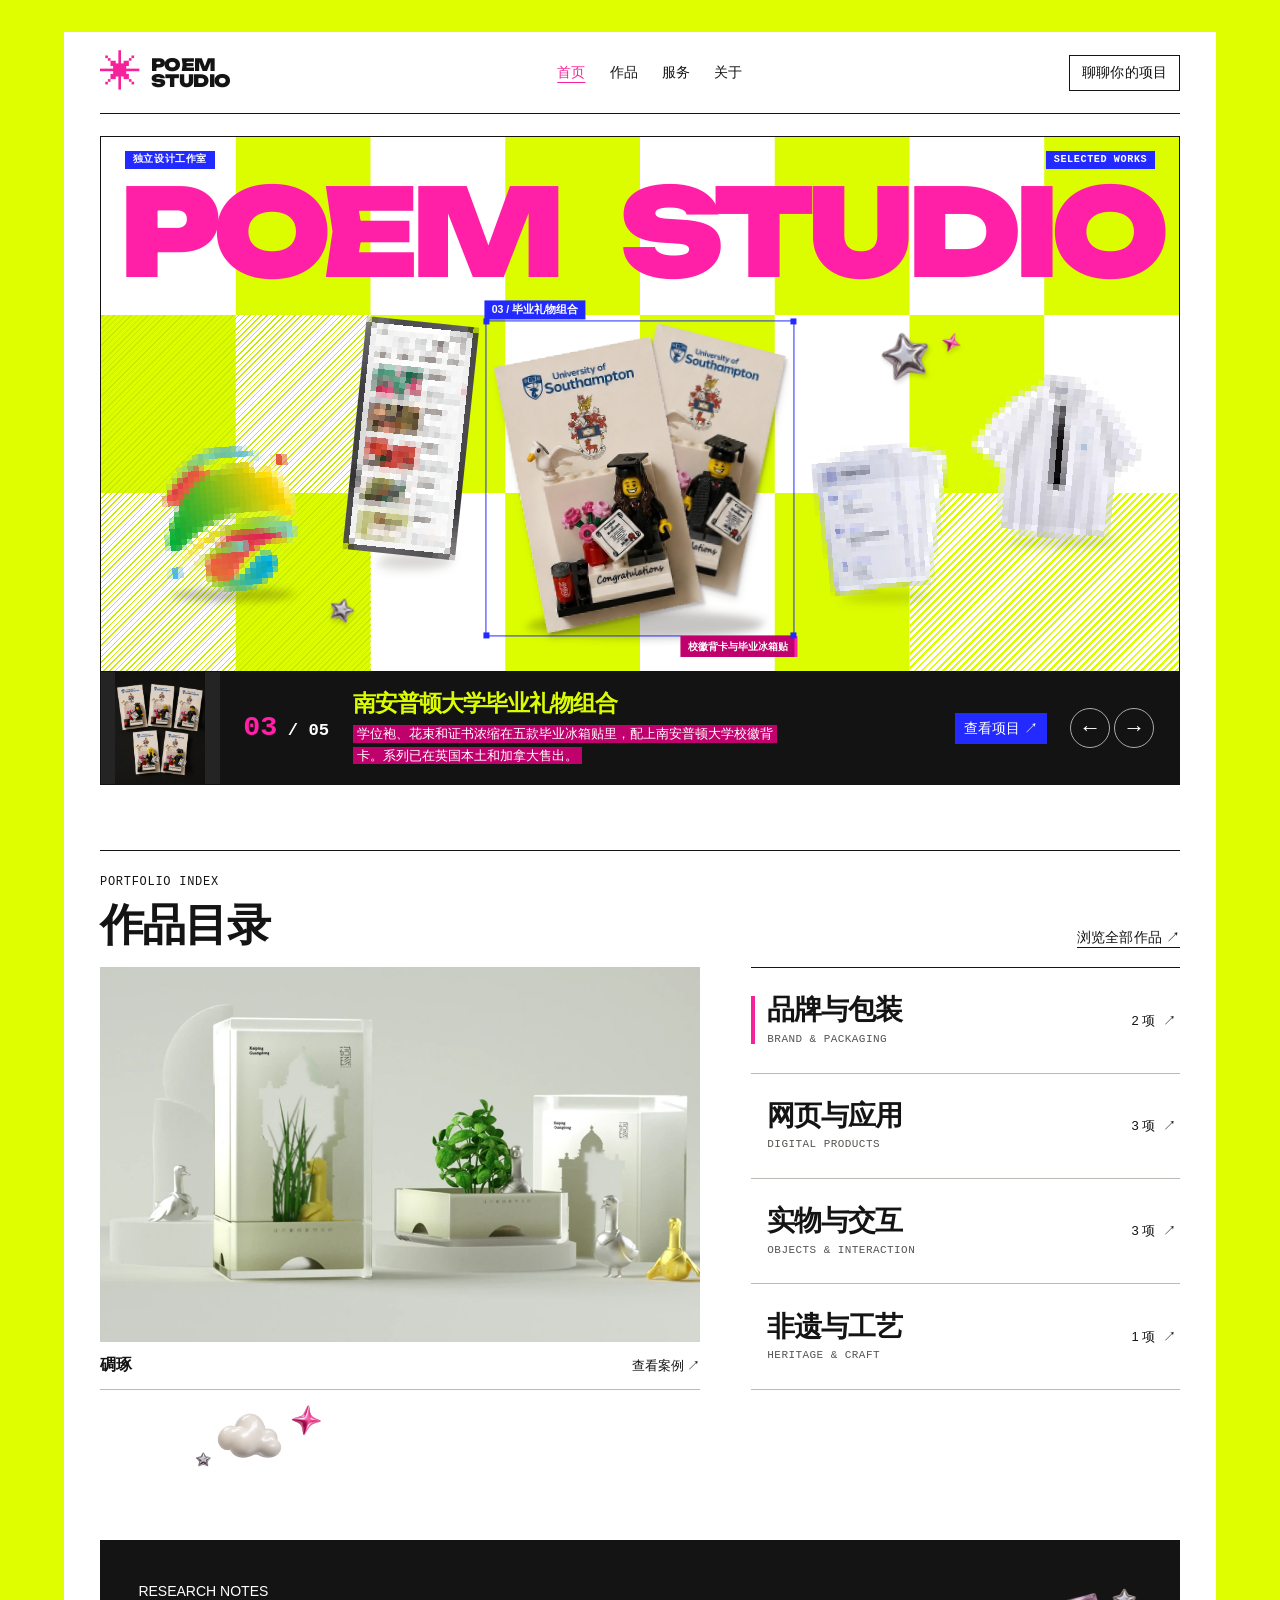
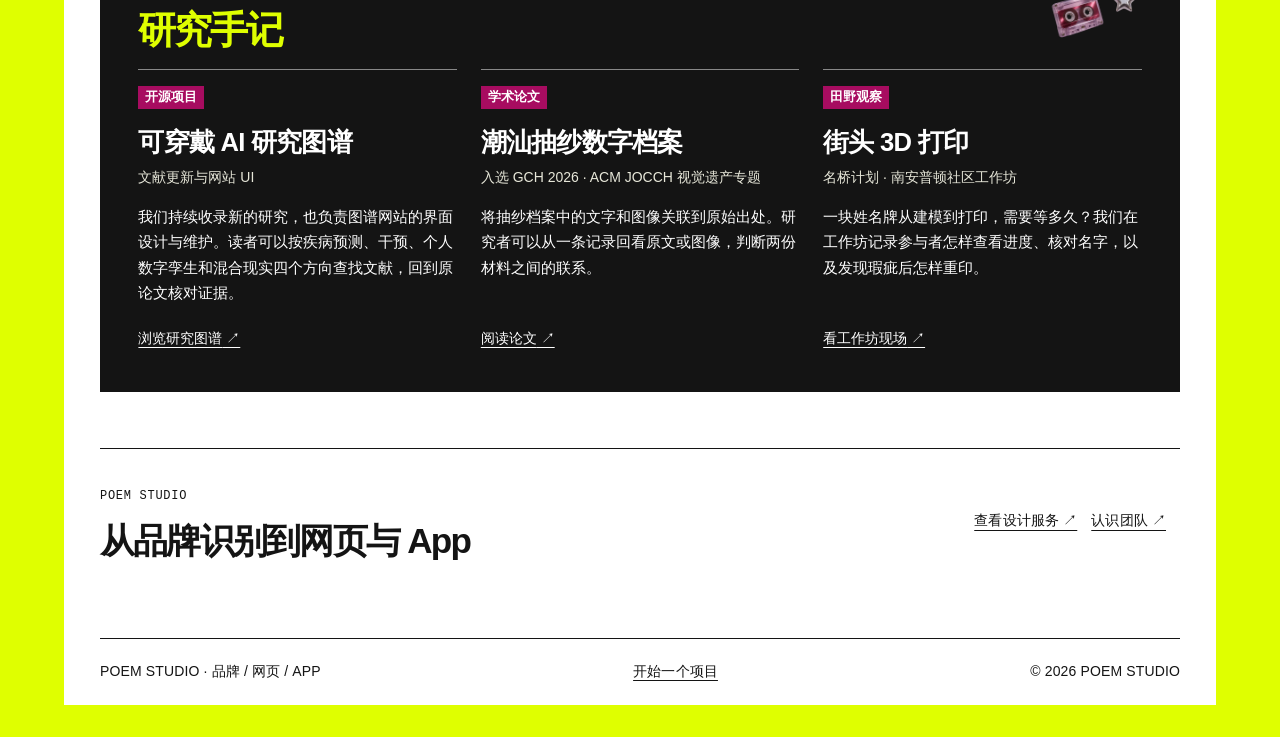
<file: index.html>
<!doctype html>
<html lang="zh-CN"><head><meta charset="utf-8"><meta name="viewport" content="width=device-width,initial-scale=1"><meta name="theme-color" content="#dfff00"><meta name="description" content="Poem Studio 设计工作室，专注品牌视觉、网页和 App 设计。"><title>品牌、网页与 App 设计 · Poem Studio</title><link rel="icon" href="assets/mark.svg"><link rel="preload" as="font" href="assets/display.ttf" type="font/ttf" crossorigin><link rel="stylesheet" href="poem.css?v=5"><link rel="stylesheet" href="portfolio.css?v=8"><script src="portfolio.js?v=12" defer></script><script src="poem.js?v=19" defer></script><link rel="stylesheet" href="poem-showcase.css?v=12"></head><body data-page="home"><a class="skip" href="#content">跳到正文</a><div class="paper"><header class="site-header"></header><main id="content">
<section class="work-poster" aria-label="工作室精选作品">
  <div class="poster-paper">
    <div class="poster-imprint"><span>独立设计工作室</span><span lang="en">SELECTED WORKS</span></div>
    <h1 class="poster-title" aria-label="Poem Studio"><span>POEM</span> <span>STUDIO</span></h1>
    <div class="object-field" aria-label="选择一件作品查看说明">
      <div class="poster-ornaments" aria-hidden="true"><img class="chrome-star" src="assets/decor-silver-star.webp" alt=""><img class="pink-spark" src="assets/decor-star.webp" alt=""><img class="small-star" src="assets/decor-silver-star.webp" alt=""></div>
      <a class="specimen brand-art" href="project.html?id=shenwan" data-detail="地方品牌视觉识别" data-photo="sw-agriculture" data-alt="神湾品牌色彩与风景插画" data-caption="菠萝、山形与水纹构成神湾的品牌标志。作品入选首届乡村文化创意设计成果馆校联展，在广东省博物馆等单位联合主办的始兴围楼文化旅游周期间展出。" aria-label="神湾镇品牌设计"><img class="object-art" src="assets/cover/shenwan-mark.webp" alt="中山神湾品牌图形"></a>
      <a class="specimen phone-art floats" data-detail="图案目录" data-photo="edit-yuexiu" data-alt="悦绣的课程列表与图案详情界面" href="project.html?id=yuexiu" data-caption="悦绣把情感识别融入广绣学习 App 的设计。从一幅绣样出发，可以查配色、看针法，再跟着视频练习。" aria-label="悦绣"><span class="object-art phone-body"><span class="phone-screen">
        <img class="screen-library" src="assets/cover/app-library.webp" alt="绣样课程列表">
        <img class="screen-pattern" src="assets/cover/app-pattern.webp" alt="花卉绣样详情">
        <img class="screen-colour" src="assets/cover/app-colour.webp" alt="绣线配色库">
        <img class="screen-stitch" src="assets/cover/app-stitch.webp" alt="针法分类">
      </span></span></a>
      <a class="specimen grad-art" href="project.html?id=graduate" data-opening data-short="毕业礼物组合" data-detail="校徽背卡与毕业冰箱贴" data-photo="graduate-magnets" data-alt="黑底五款南安普顿毕业冰箱贴合照" data-caption="学位袍、花束和证书浓缩在五款毕业冰箱贴里，配上南安普顿大学校徽背卡。系列已在英国本土和加拿大售出。" aria-label="南安普顿大学毕业礼物组合"><span class="object-art magnet-pair"><img src="assets/cover/magnet-back.webp" alt=""><img src="assets/cover/magnet-front.webp" alt="两款毕业冰箱贴与完整校徽背卡"></span></a>
      <a class="specimen health-art floats" href="project.html?id=meyou" data-detail="跨境医美产品信息查询" data-photo="edit-meyou" data-alt="MeYou 包装字段提取与地区对照界面" data-caption="MeYou 是跨境医美产品信息查询工具，可从包装提取字段、核对三地资料。入围 2026 谷歌 AI 出海创想赛 Top 30。" aria-label="MeYou"><span class="object-art record-fan"><img src="assets/cover/record-kr.webp" alt=""><img src="assets/cover/record-hk.webp" alt=""><img src="assets/cover/record-cn.webp" alt="MeYou 的三地产品资料卡"></span></a>
      <a class="specimen shirt-art floats" href="project.html?id=drawnwork" data-detail="分形数学 × 潮汕抽纱" data-photo="drawnwork-cover" data-alt="抽纱手巾实物的针脚与镂空花形" data-caption="用分形数学推演数字绣谱，再把纹样做成抽纱实物。作品获多项非遗类奖项，曾在广州图书馆展出。" aria-label="纱以生花"><img class="object-art" src="assets/cover/drawnwork-shirt.webp" alt="带蓝色纹样和黑色领带的衬衫设计稿"></a>
      <div class="object-focus" aria-hidden="true" hidden><span class="focus-tag"></span><span class="focus-detail"></span><i></i><i></i><i></i><i></i></div>
    </div>
  </div>
  <div class="poster-caption">
    <img class="caption-photo" src="assets/portfolio/graduate-magnets.webp" alt="黑底五款南安普顿毕业冰箱贴合照"><div class="caption-count"><b>03</b><span> / 05</span></div>
    <div class="caption-entry"><h2>南安普顿大学毕业礼物组合</h2><p><span>学位袍、花束和证书浓缩在五款毕业冰箱贴里，配上南安普顿大学校徽背卡。系列已在英国本土和加拿大售出。</span></p></div>
    <a class="caption-link" href="project.html?id=graduate">查看项目 ↗</a>
    <div class="poster-controls" hidden><button type="button" aria-label="上一个作品">←</button><button type="button" aria-label="下一个作品">→</button></div>
  </div>
</section>
<section class="home-directory"><header class="section-heading"><div><small lang="en">PORTFOLIO INDEX</small><h2>作品目录</h2></div><a class="text-link" href="works.html">浏览全部作品 ↗</a></header><div class="portfolio-directory"></div></section>
<section id="research-notes" class="open-research" aria-labelledby="research-title"></section>
<div class="studio-signoff"><div><small lang="en">POEM STUDIO</small><h2>从品牌识别到网页与 App</h2></div><div><a class="text-link" href="services.html">查看设计服务 ↗</a><a class="text-link" href="about.html">认识团队 ↗</a></div></div></main><footer class="site-footer"></footer></div></body></html>
</file>
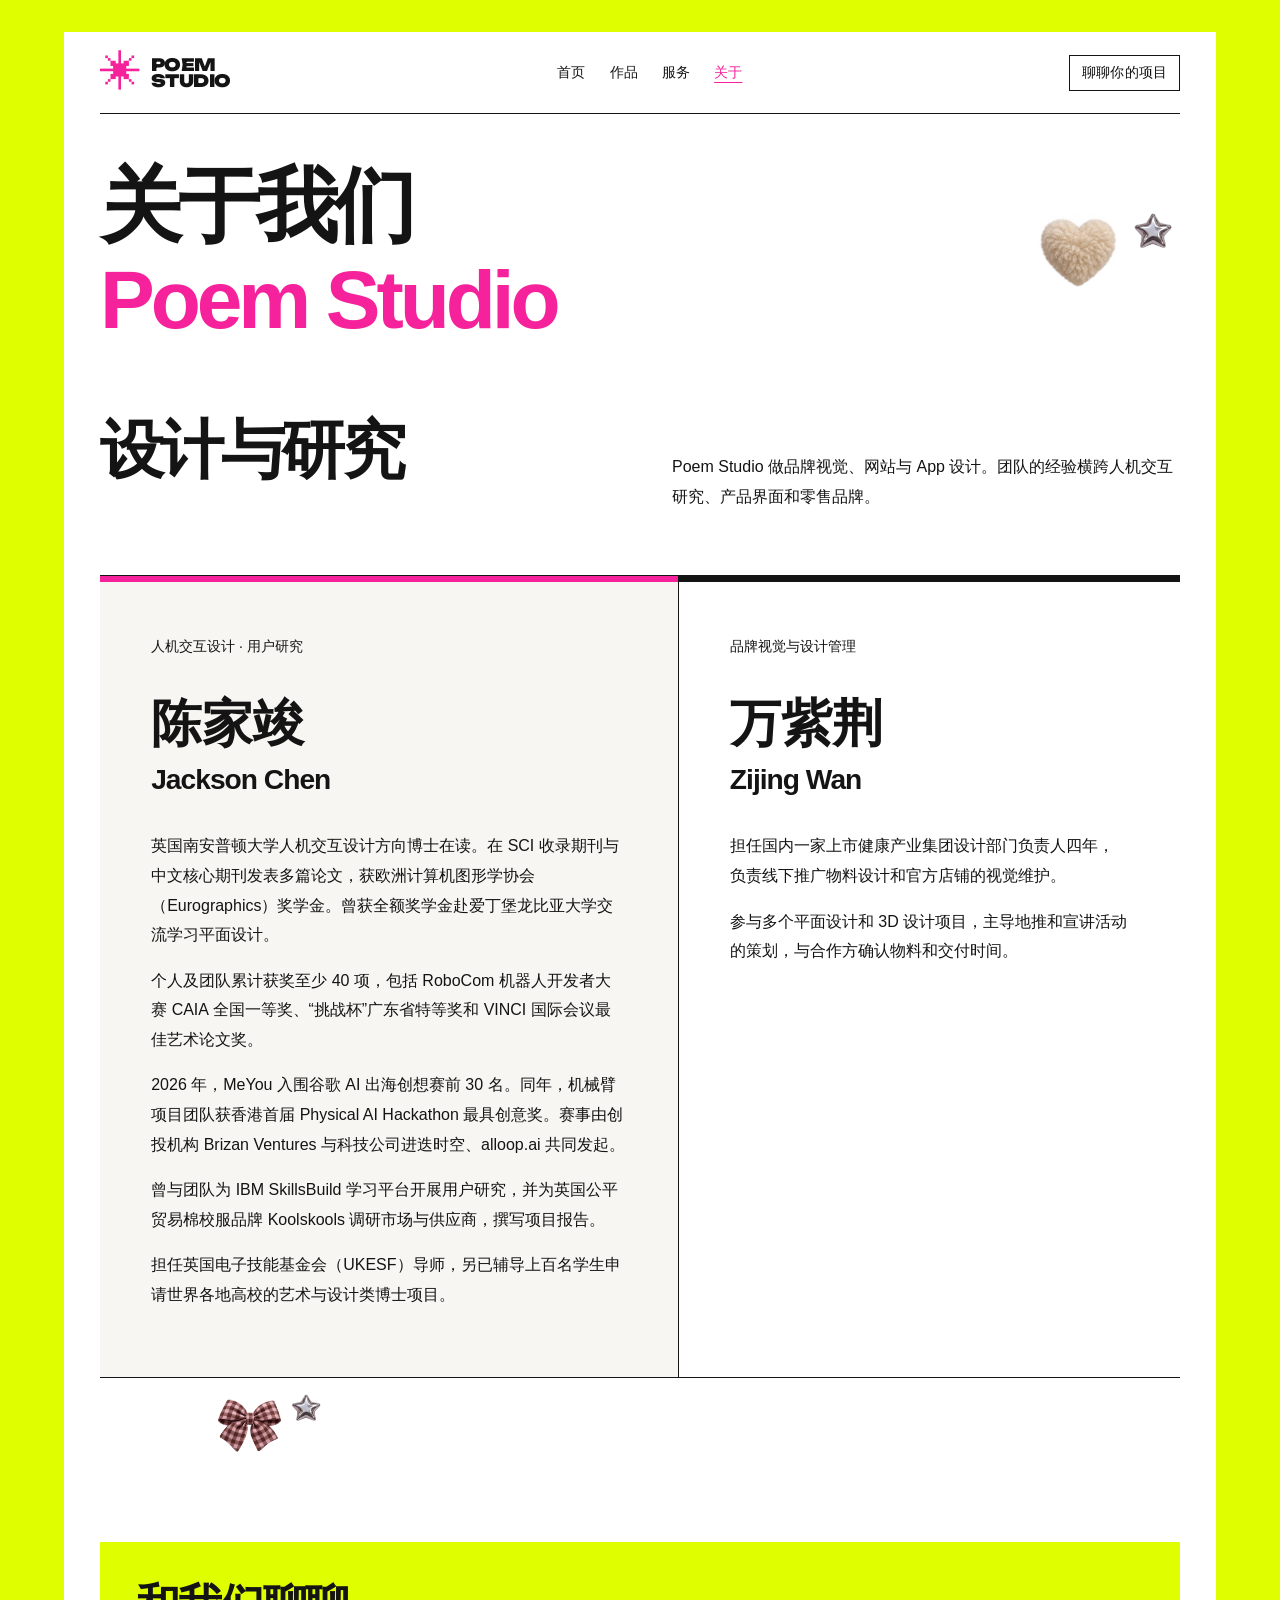
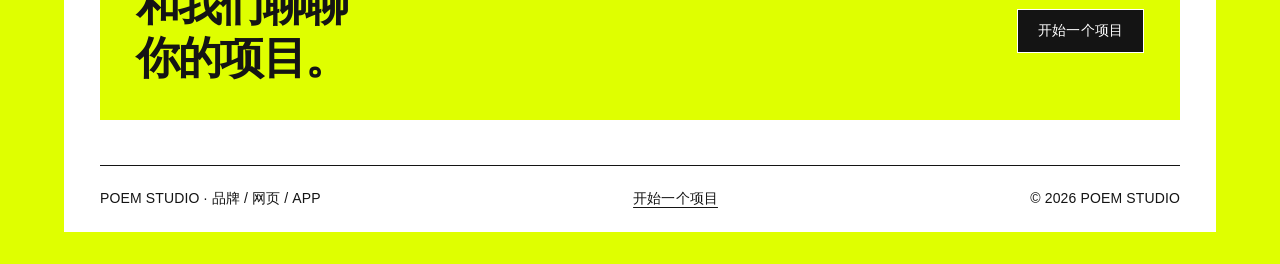
<file: about.html>
<!doctype html>
<html lang="zh-CN"><head><meta charset="utf-8"><meta name="viewport" content="width=device-width,initial-scale=1"><meta name="theme-color" content="#dfff00"><meta name="description" content="Poem Studio 设计工作室，专注品牌视觉、网页和 App 设计。"><title>工作室 · Poem Studio</title><link rel="icon" href="assets/mark.svg"><link rel="preload" as="font" href="assets/display.ttf" type="font/ttf" crossorigin><link rel="stylesheet" href="poem.css?v=5"><link rel="stylesheet" href="portfolio.css?v=8"><script src="portfolio.js?v=12" defer></script><script src="poem.js?v=19" defer></script></head><body data-page="about"><a class="skip" href="#content">跳到正文</a><div class="paper"><header class="site-header"></header><main id="content"><h1 class="page-title">关于我们<br><em>Poem Studio</em></h1><section class="studio-intro"><h2>设计与研究</h2><p>Poem Studio 做品牌视觉、网站与 App 设计。团队的经验横跨人机交互研究、产品界面和零售品牌。</p></section>
<section class="team-spread" aria-label="团队成员">
<article><small>人机交互设计 · 用户研究</small><h2>陈家竣 <span lang="en">Jackson Chen</span></h2>
<p>英国南安普顿大学人机交互设计方向博士在读。在 SCI 收录期刊与中文核心期刊发表多篇论文，获欧洲计算机图形学协会（Eurographics）奖学金。曾获全额奖学金赴爱丁堡龙比亚大学交流学习平面设计。</p>
<p>个人及团队累计获奖至少 40 项，包括 RoboCom 机器人开发者大赛 CAIA 全国一等奖、“挑战杯”广东省特等奖和 VINCI 国际会议最佳艺术论文奖。</p>
<p>2026 年，MeYou 入围谷歌 AI 出海创想赛前 30 名。同年，机械臂项目团队获香港首届 Physical AI Hackathon 最具创意奖。赛事由创投机构 Brizan Ventures 与科技公司进迭时空、alloop.ai 共同发起。</p>
<p>曾与团队为 IBM SkillsBuild 学习平台开展用户研究，并为英国公平贸易棉校服品牌 Koolskools 调研市场与供应商，撰写项目报告。</p>
<p>担任英国电子技能基金会（UKESF）导师，另已辅导上百名学生申请世界各地高校的艺术与设计类博士项目。</p></article>
<article><small>品牌视觉与设计管理</small><h2>万紫荆 <span lang="en">Zijing Wan</span></h2>
<p>担任国内一家上市健康产业集团设计部门负责人四年，负责线下推广物料设计和官方店铺的视觉维护。</p>
<p>参与多个平面设计和 3D 设计项目，主导地推和宣讲活动的策划，与合作方确认物料和交付时间。</p></article>
</section>
<section class="closing"><h2>和我们聊聊<br>你的项目。</h2><a class="button" href="contact.html">开始一个项目</a></section></main><footer class="site-footer"></footer></div></body></html>
</file>
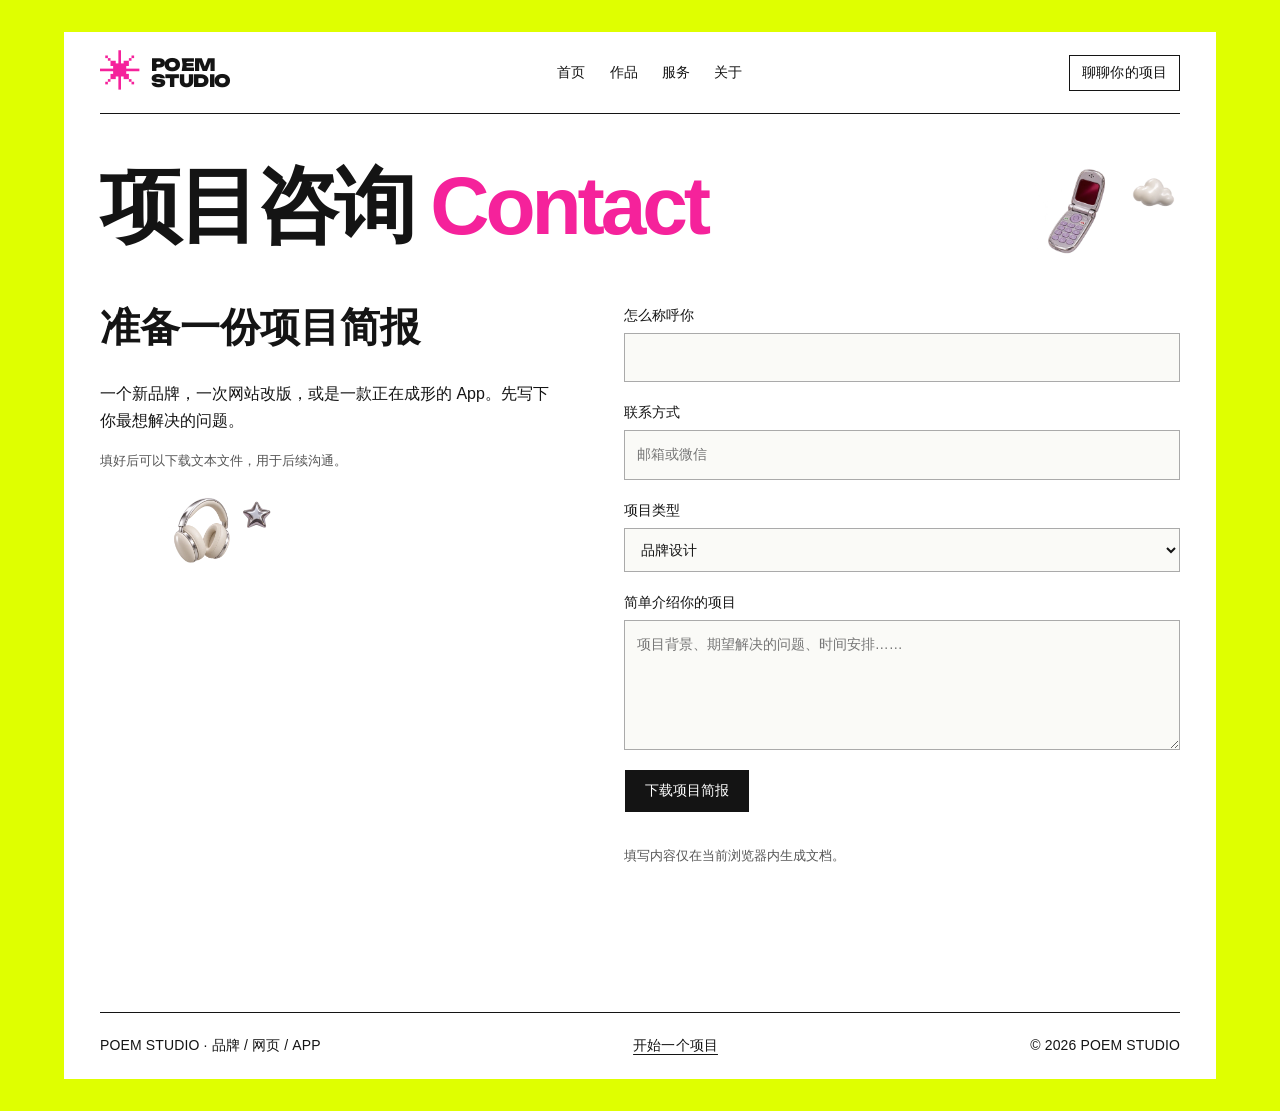
<file: contact.html>
<!doctype html>
<html lang="zh-CN"><head><meta charset="utf-8"><meta name="viewport" content="width=device-width,initial-scale=1"><meta name="theme-color" content="#dfff00"><meta name="description" content="Poem Studio 设计工作室，专注品牌视觉、网页和 App 设计。"><title>开始项目 · Poem Studio</title><link rel="icon" href="assets/mark.svg"><link rel="preload" as="font" href="assets/display.ttf" type="font/ttf" crossorigin><link rel="stylesheet" href="poem.css?v=5"><script src="poem.js?v=19" defer></script></head><body data-page="contact"><a class="skip" href="#content">跳到正文</a><div class="paper"><header class="site-header"></header><main id="content"><h1 class="page-title">项目咨询 <em lang="en">Contact</em></h1><div class="contact-layout"><div><h2>准备一份项目简报</h2><p>一个新品牌，一次网站改版，或是一款正在成形的 App。先写下你最想解决的问题。</p><p class="help">填好后可以下载文本文件，用于后续沟通。</p></div><form class="brief"><label>怎么称呼你<input name="name" autocomplete="name" required maxlength="80"></label><label>联系方式<input name="contact" placeholder="邮箱或微信" required maxlength="160"></label><label>项目类型<select name="service"><option value="brand">品牌设计</option><option value="web">网页设计</option><option value="app">App 设计</option><option value="health">医疗健康 / 药业设计</option><option value="other">综合项目 / 尚未确定</option></select></label><label>简单介绍你的项目<textarea name="description" required maxlength="4000" placeholder="项目背景、期望解决的问题、时间安排……"></textarea></label><button class="button" type="submit">下载项目简报</button><p class="help">填写内容仅在当前浏览器内生成文档。</p><p class="form-status" role="status"></p></form></div></main><footer class="site-footer"></footer></div></body></html>
</file>
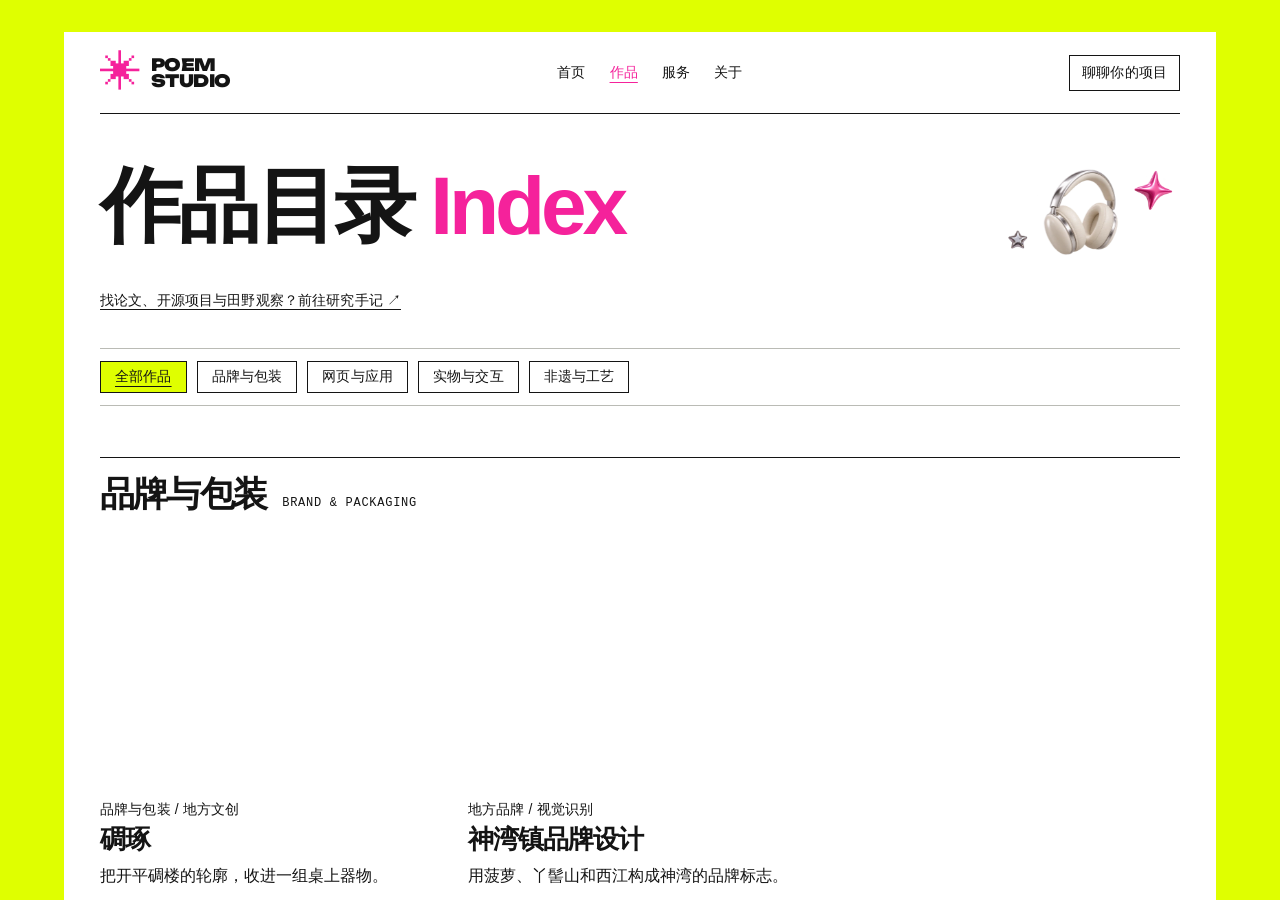
<file: look.html>
<!doctype html><html lang="zh-CN"><head><meta charset="utf-8"><meta name="viewport" content="width=device-width, initial-scale=1"><meta http-equiv="refresh" content="0;url=works.html"><title>Poem Studio</title></head><body><p><a href="works.html">进入 Poem Studio</a></p></body></html>
</file>
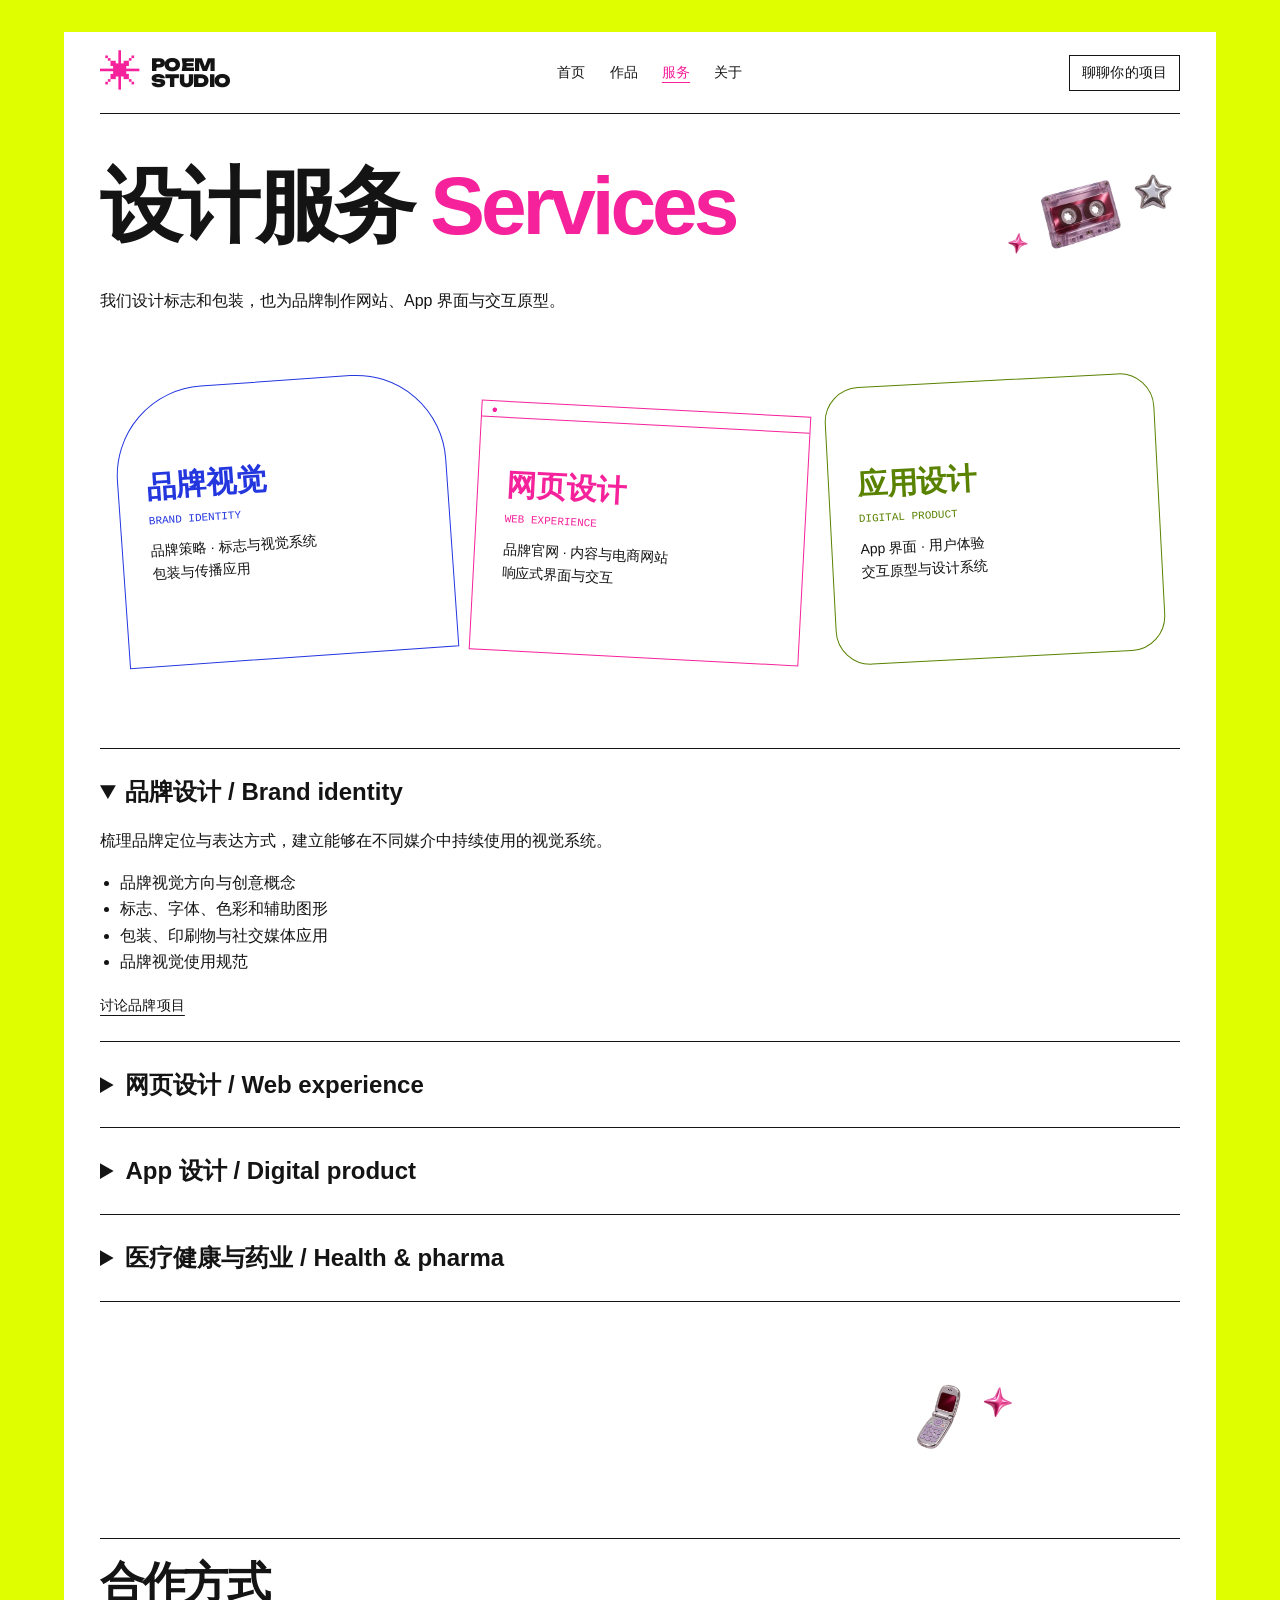
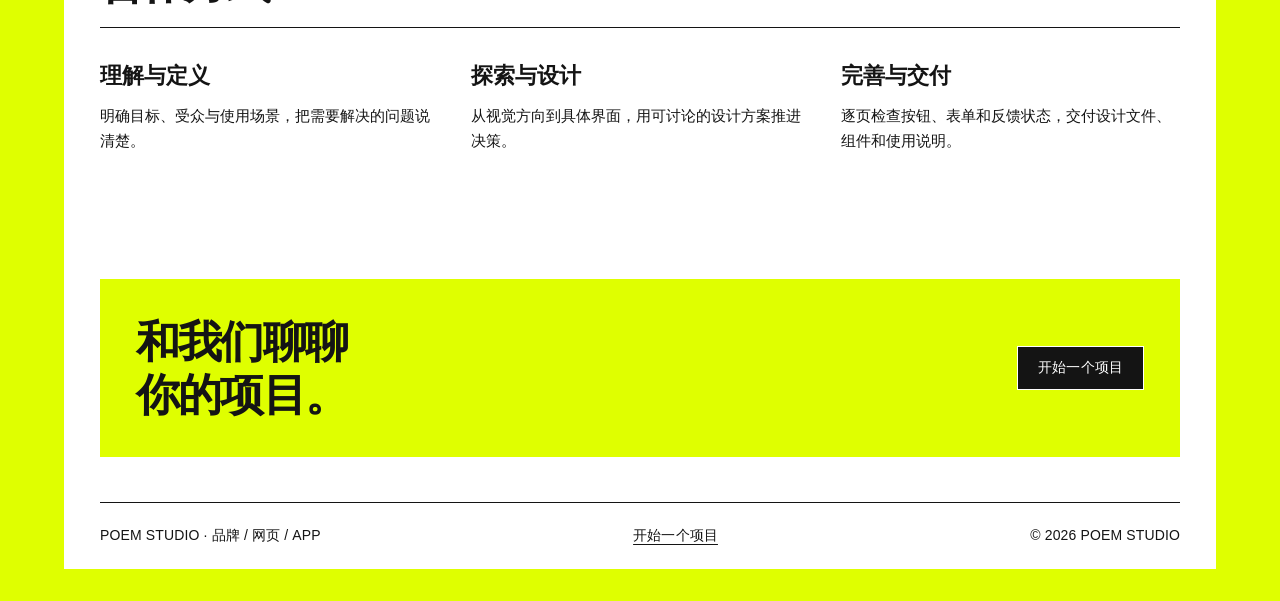
<file: picks.html>
<!doctype html><html lang="zh-CN"><head><meta charset="utf-8"><meta name="viewport" content="width=device-width, initial-scale=1"><meta http-equiv="refresh" content="0;url=services.html"><title>Poem Studio</title></head><body><p><a href="services.html">进入 Poem Studio</a></p></body></html>
</file>
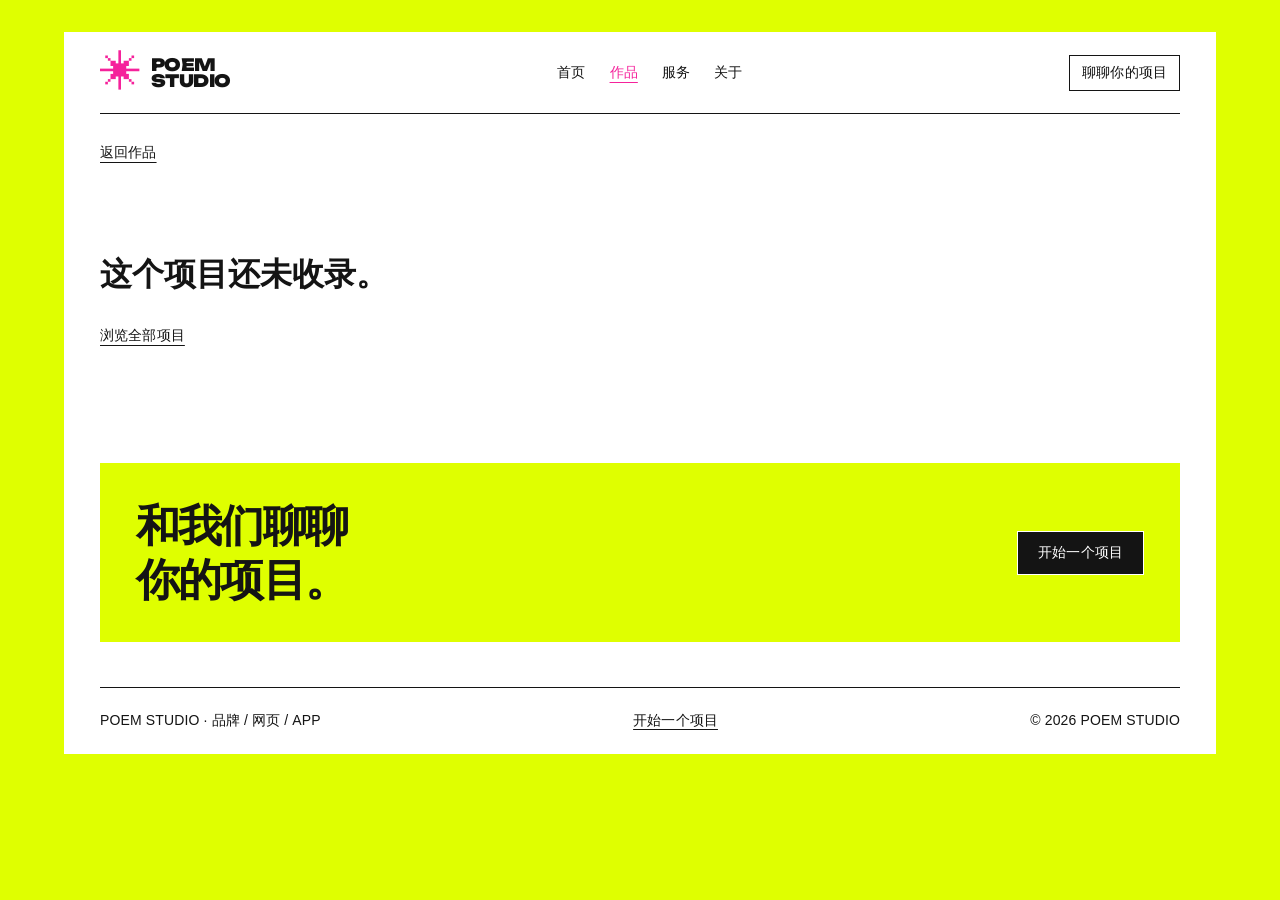
<file: project.html>
<!doctype html>
<html lang="zh-CN"><head><meta charset="utf-8"><meta name="viewport" content="width=device-width,initial-scale=1"><meta name="theme-color" content="#dfff00"><meta name="description" content="Poem Studio 设计工作室，专注品牌视觉、网页和 App 设计。"><title>项目 · Poem Studio</title><link rel="icon" href="assets/mark.svg"><link rel="preload" as="font" href="assets/display.ttf" type="font/ttf" crossorigin><link rel="stylesheet" href="poem.css?v=5"><link rel="stylesheet" href="portfolio.css?v=8"><link rel="stylesheet" href="project-story.css?v=4"><script src="project-story.js?v=3" defer></script><script src="portfolio.js?v=12" defer></script><script src="poem.js?v=19" defer></script></head><body data-page="works"><a class="skip" href="#content">跳到正文</a><div class="paper"><header class="site-header"></header><main id="content"><p style="margin-top:25px"><a class="text-link" href="works.html">返回作品</a></p><div id="case-content"></div>

<section class="closing"><h2>和我们聊聊<br>你的项目。</h2><a class="button" href="contact.html">开始一个项目</a></section></main><footer class="site-footer"></footer></div></body></html>
</file>
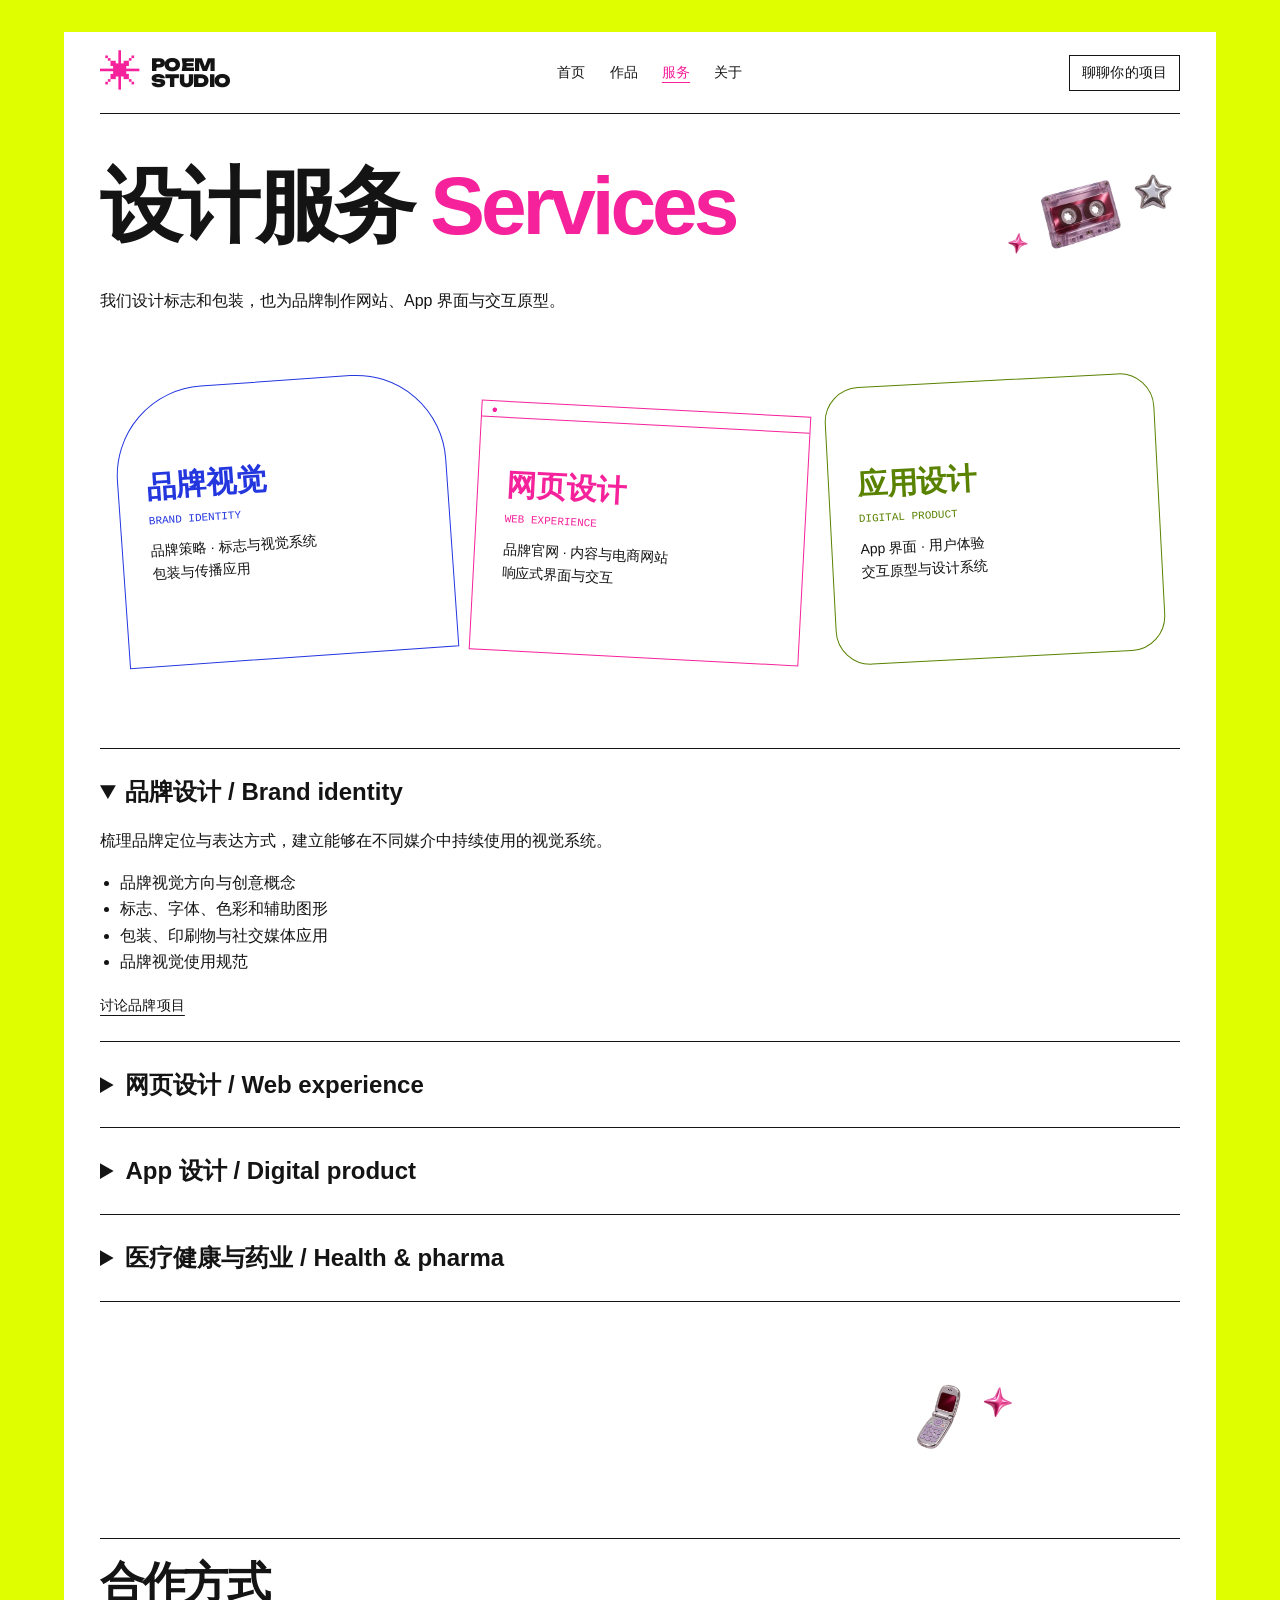
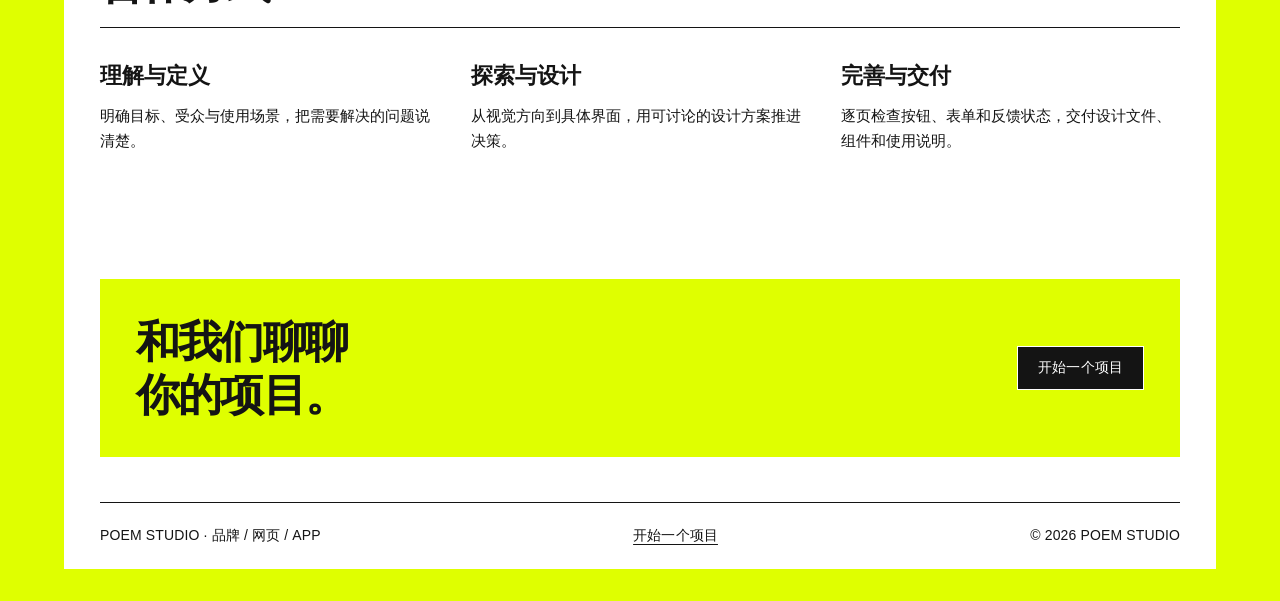
<file: services.html>
<!doctype html>
<html lang="zh-CN"><head><meta charset="utf-8"><meta name="viewport" content="width=device-width,initial-scale=1"><meta name="theme-color" content="#dfff00"><meta name="description" content="Poem Studio 设计工作室，专注品牌视觉、网页和 App 设计。"><title>服务 · Poem Studio</title><link rel="icon" href="assets/mark.svg"><link rel="preload" as="font" href="assets/display.ttf" type="font/ttf" crossorigin><link rel="stylesheet" href="poem.css?v=5"><script src="poem.js?v=19" defer></script></head><body data-page="services"><a class="skip" href="#content">跳到正文</a><div class="paper"><header class="site-header"></header><main id="content"><h1 class="page-title">设计服务 <em lang="en">Services</em></h1><p class="page-intro">我们设计标志和包装，也为品牌制作网站、App 界面与交互原型。</p><div class="service-shapes"><a class="service-shape" href="services.html#brand"><h3>品牌视觉<small>BRAND IDENTITY</small></h3><p>品牌策略 · 标志与视觉系统<br>包装与传播应用</p></a><a class="service-shape" href="services.html#web"><h3>网页设计<small>WEB EXPERIENCE</small></h3><p>品牌官网 · 内容与电商网站<br>响应式界面与交互</p></a><a class="service-shape" href="services.html#app"><h3>应用设计<small>DIGITAL PRODUCT</small></h3><p>App 界面 · 用户体验<br>交互原型与设计系统</p></a></div><div class="service-list">
<details id="brand" open><summary>品牌设计 / Brand identity</summary><p>梳理品牌定位与表达方式，建立能够在不同媒介中持续使用的视觉系统。</p><ul><li>品牌视觉方向与创意概念</li><li>标志、字体、色彩和辅助图形</li><li>包装、印刷物与社交媒体应用</li><li>品牌视觉使用规范</li></ul><a class="text-link" href="contact.html?service=brand">讨论品牌项目</a></details>
<details id="web"><summary>网页设计 / Web experience</summary><p>先确定访客来网站要找什么，再分别设计电脑和手机上的导航、内容页与操作流程。</p><ul><li>网站信息架构与内容规划</li><li>响应式 UI 与交互设计</li><li>关键页面原型与动效方向</li><li>可复用组件与开发交付规范</li></ul><a class="text-link" href="contact.html?service=web">讨论网站项目</a></details>
<details id="app"><summary>App 设计 / Digital product</summary><p>围绕真实使用场景，理顺核心任务和操作反馈，构建一致的数字产品体验。</p><ul><li>用户流程与功能结构</li><li>核心界面与交互原型</li><li>组件库和状态规范</li><li>体验走查与设计迭代</li></ul><a class="text-link" href="contact.html?service=app">讨论 App 项目</a></details><details id="health"><summary>医疗健康与药业 / Health &amp; pharma</summary><p>将品牌设计与数字体验应用到医疗健康、药业和生命科学领域，重视信息层级、阅读清晰度与专业表达。</p><ul><li>医疗与药业品牌视觉及传播物料</li><li>科学内容的信息图示与视觉整理</li><li>机构官网、产品展示与健康 App 界面</li><li>面向不同受众的信息结构与设计规范</li></ul><a class="text-link" href="contact.html?service=health">讨论医疗健康项目</a></details></div><div class="section-heading"><h2>合作方式</h2></div><div class="process"><div><h3>理解与定义</h3><p>明确目标、受众与使用场景，把需要解决的问题说清楚。</p></div><div><h3>探索与设计</h3><p>从视觉方向到具体界面，用可讨论的设计方案推进决策。</p></div><div><h3>完善与交付</h3><p>逐页检查按钮、表单和反馈状态，交付设计文件、组件和使用说明。</p></div></div><section class="closing"><h2>和我们聊聊<br>你的项目。</h2><a class="button" href="contact.html">开始一个项目</a></section></main><footer class="site-footer"></footer></div></body></html>
</file>
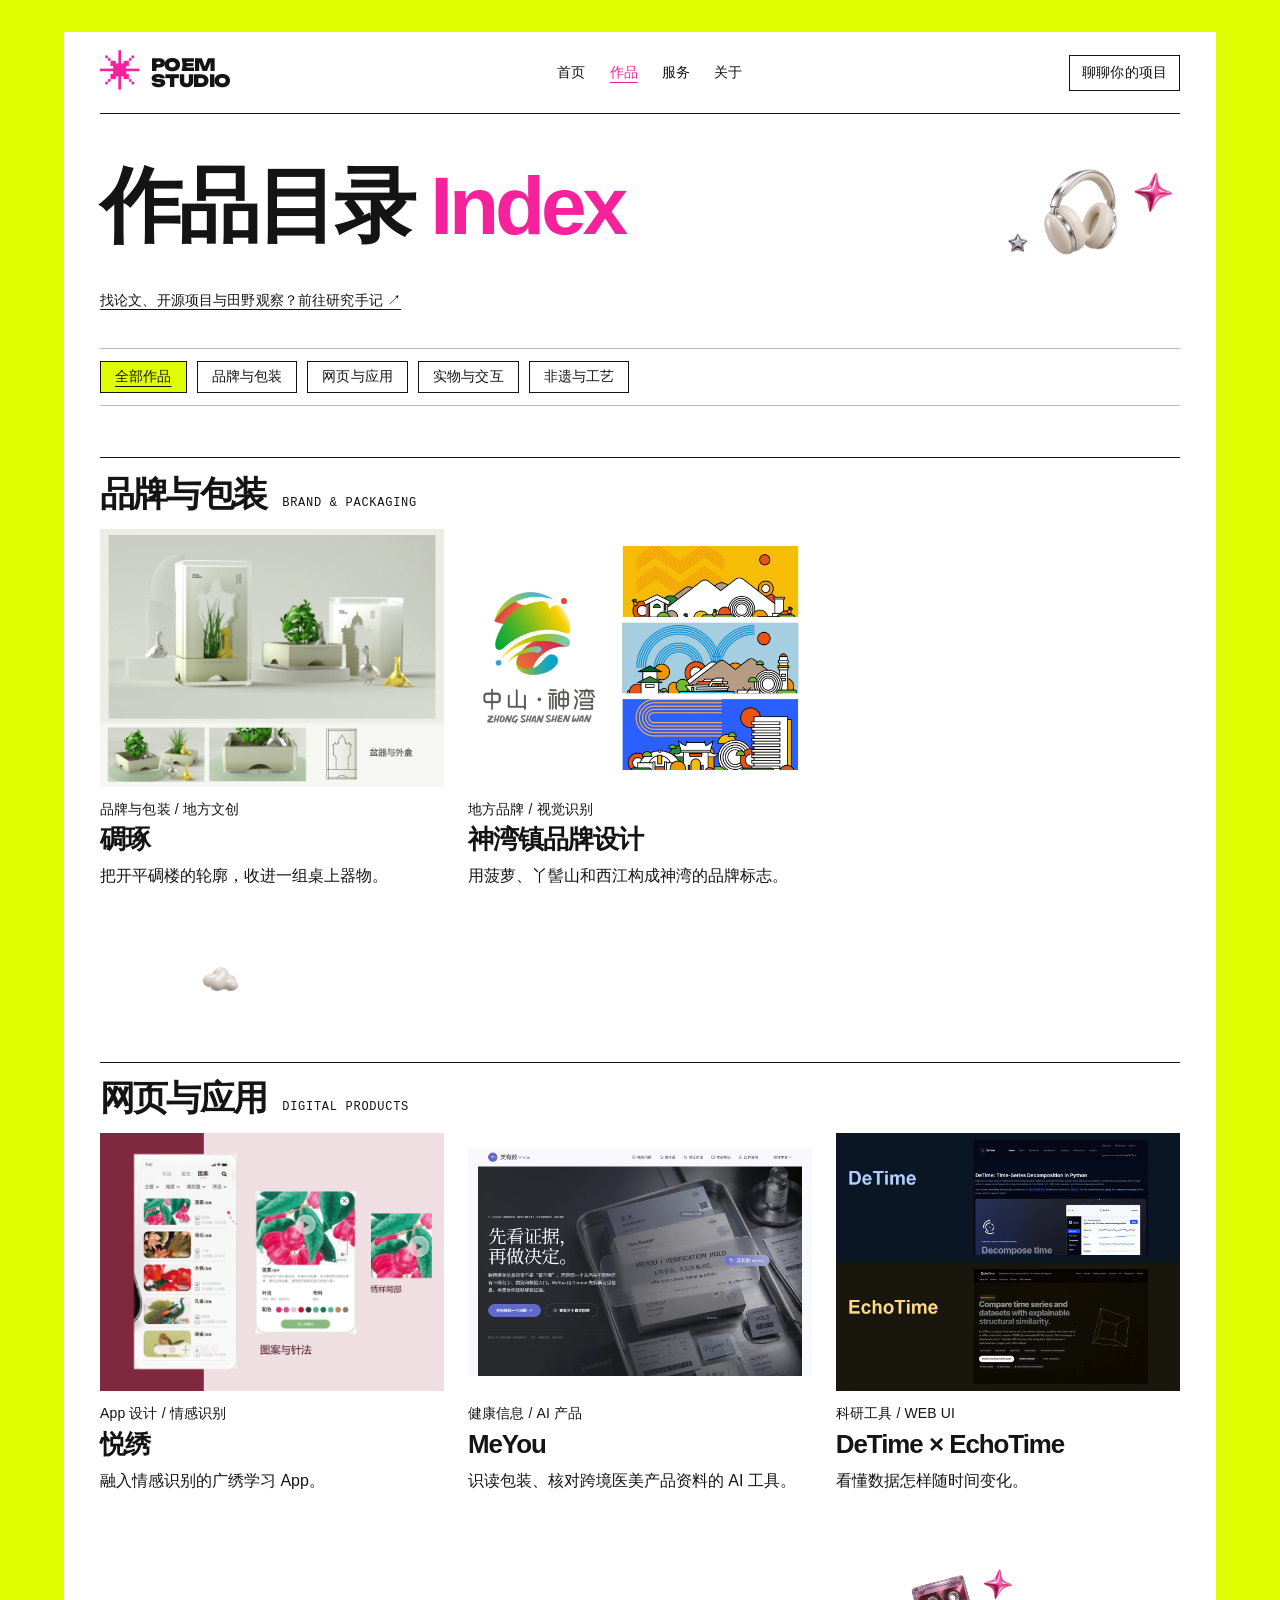
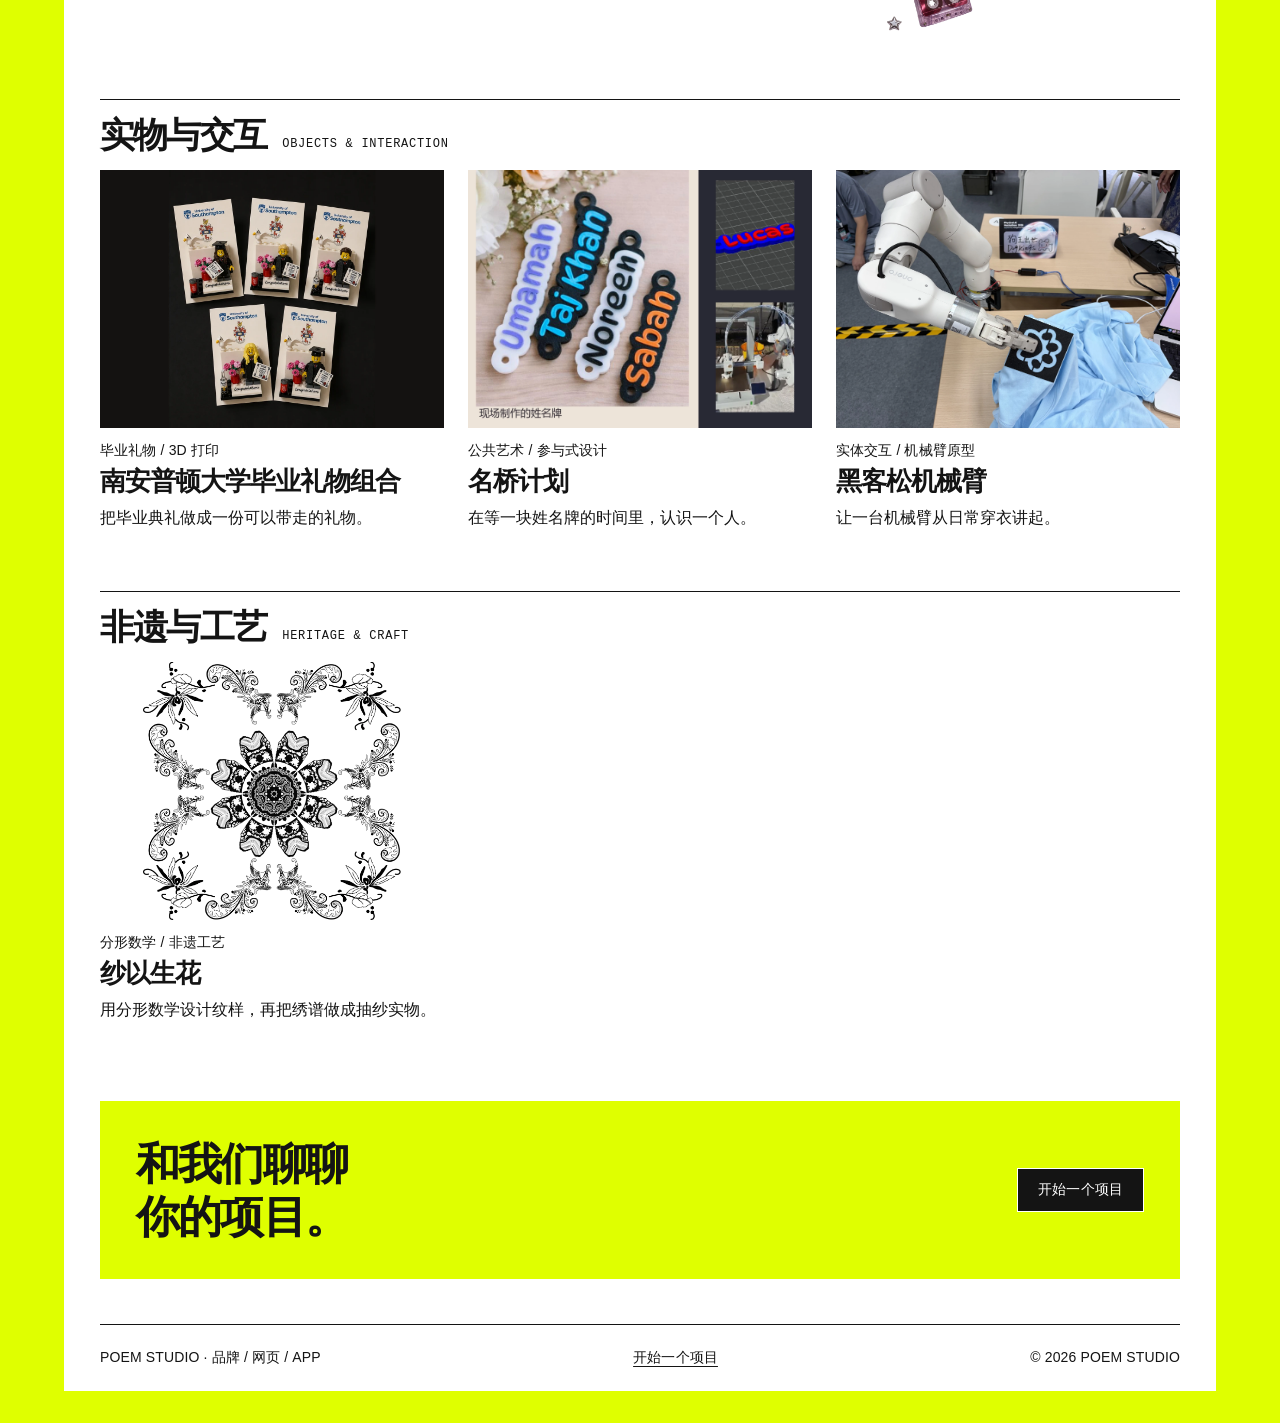
<file: works.html>
<!doctype html>
<html lang="zh-CN"><head><meta charset="utf-8"><meta name="viewport" content="width=device-width,initial-scale=1"><meta name="theme-color" content="#dfff00"><meta name="description" content="Poem Studio 设计工作室，专注品牌视觉、网页和 App 设计。"><title>作品 · Poem Studio</title><link rel="icon" href="assets/mark.svg"><link rel="preload" as="font" href="assets/display.ttf" type="font/ttf" crossorigin><link rel="stylesheet" href="poem.css?v=5"><link rel="stylesheet" href="portfolio.css?v=8"><script src="portfolio.js?v=12" defer></script><script src="poem.js?v=19" defer></script></head><body data-page="works"><a class="skip" href="#content">跳到正文</a><div class="paper"><header class="site-header"></header><main id="content"><h1 class="page-title">作品目录 <em lang="en">Index</em></h1><a class="research-shortcut text-link" href="index.html#research-notes">找论文、开源项目与田野观察？前往研究手记 ↗</a><nav class="filters" aria-label="作品分类"></nav><div class="catalogue"></div><section class="closing"><h2>和我们聊聊<br>你的项目。</h2><a class="button" href="contact.html">开始一个项目</a></section></main><footer class="site-footer"></footer></div></body></html>
</file>
<file: poem.css>
@font-face{font-family:Display;src:url('assets/display.ttf') format('truetype');font-display:swap;font-weight:900}
:root{--pink:#f5229b;--acid:#dfff00;--ink:#141414;--blue:#2437df;--line:#c9c9c3;--mono:'Courier New','Microsoft YaHei',monospace}
*{box-sizing:border-box}html{scroll-behavior:smooth}body{margin:0;background:var(--acid);color:var(--ink);font:16px/1.65 Arial,'Microsoft YaHei',sans-serif;padding:32px 5vw}a{color:inherit;text-decoration:none}button,input,textarea,select{font:inherit}button,a,input,textarea,select{-webkit-tap-highlight-color:transparent}button{cursor:pointer}button:focus-visible,a:focus-visible{outline:3px solid var(--blue);outline-offset:5px}img{display:block;max-width:100%}::selection{background:var(--pink);color:white}.paper{max-width:1480px;margin:auto;background:#fff;padding:0 36px}.skip{position:fixed;top:-60px}.skip:focus{top:10px;background:white;padding:10px;z-index:9}
.site-header{display:flex;align-items:center;justify-content:space-between;gap:24px;min-height:82px;border-bottom:1px solid}.logo{display:flex;gap:9px;align-items:center;font:900 17px/.9 Display,Arial,sans-serif;letter-spacing:-.5px}.logo-symbol{font:42px/1 Arial;color:var(--pink)}nav{display:flex;gap:24px;font:13px var(--mono)}nav a{padding:10px 0}nav a[aria-current=page]{color:var(--pink);text-decoration:underline;text-underline-offset:5px}.header-link{font:12px var(--mono);border:1px solid;padding:8px 12px}.big-title{font:900 clamp(64px,11.7vw,170px)/.9 Display,'Arial Black',sans-serif;letter-spacing:-.055em;margin:29px 0 20px;text-transform:uppercase;color:var(--pink);display:flex;justify-content:space-between;gap:15px}.edition{display:flex;justify-content:space-between;gap:20px;font:12px/1.5 var(--mono);border-top:1px solid;padding:12px 0}.hero-intro{display:flex;justify-content:space-between;align-items:flex-start;margin:14px 0}.hero-intro p{margin:0;max-width:290px;font-size:14px}.hero-intro .en{font:14px/1.5 var(--mono);text-align:right}
.hero-collage{position:relative;display:grid;grid-template-columns:1fr 1.35fr 1fr;align-items:center;gap:4%;padding:30px 25px 62px;min-height:440px}.hero-piece{position:relative;display:block}.hero-piece img{width:100%;height:290px;object-fit:cover}.hero-piece.brand img{border-radius:50% 50% 0 0}.hero-piece.web{margin-top:36px}.hero-piece.web img{height:330px}.hero-piece.app{margin-top:-8px}.hero-piece.app img{height:305px;border-radius:130px}.hero-label{font:12px/1.3 var(--mono);display:flex;justify-content:space-between;padding-top:12px}.selected-frame{position:absolute;inset:-12px -12px 31px;border:1px solid var(--ink);pointer-events:none}.selected-frame:before,.selected-frame:after{content:'';position:absolute;width:6px;height:6px;background:var(--ink);top:-3px;left:-3px;box-shadow:0 0 0 2px white}.selected-frame:after{top:auto;left:auto;bottom:-3px;right:-3px}.annotation{position:absolute;top:-35px;right:-16px;background:var(--acid);padding:5px 10px;font:12px var(--mono);transform:rotate(-4deg)}.sticker{position:absolute;font:900 80px/1 Arial;right:26%;top:0;color:var(--pink);transform:rotate(15deg);pointer-events:none}.hero-collage .tiny-note{position:absolute;bottom:0;left:0;font:12px var(--mono);color:#555}.hero-piece:hover img{filter:saturate(1.12)}.hero-piece:hover .hero-label{color:var(--pink)}
.section-heading{display:flex;justify-content:space-between;align-items:end;border-top:1px solid;padding:22px 0;margin-top:72px}.section-heading h2{font:900 clamp(28px,4vw,55px)/1 Display,Arial;margin:0;letter-spacing:-.045em}.section-heading span,.text-link{font:13px var(--mono)}.text-link{text-decoration:underline;text-underline-offset:5px}.statement{margin:75px 0 70px;position:relative;padding:22px 0}.statement h2{font:900 clamp(32px,5.7vw,86px)/1.04 Display,Arial;letter-spacing:-.05em;margin:0}.statement .shift{display:block;text-align:right}.statement em{font-style:normal;color:var(--pink)}.statement mark{background:var(--acid);padding:0 6px}.statement p{max-width:380px;margin:28px 0 0 auto;font-size:15px}.manifesto{display:grid;grid-template-columns:1fr 1fr;border:1px solid;min-height:360px}.manifesto-art{background:var(--blue);color:var(--acid);padding:45px;position:relative;display:flex;flex-direction:column;justify-content:space-between;overflow:hidden}.manifesto-art strong{font:900 clamp(50px,7vw,104px)/.9 Display;letter-spacing:-.06em;z-index:1}.manifesto-art small{font:12px var(--mono);z-index:1}.manifesto-art .asterisk{position:absolute;font:360px/.8 Arial;right:-45px;top:85px;color:var(--pink);transform:rotate(15deg)}.manifesto-copy{background:var(--acid);padding:42px;display:flex;flex-direction:column;justify-content:center;align-items:start}.manifesto-copy h2{font:900 34px/1.2 Display,Arial;letter-spacing:-.03em;margin:0 0 20px}.manifesto-copy p{margin:0 0 24px;max-width:400px}.button{display:inline-block;border:1px solid;background:var(--ink);color:white;padding:12px 20px;font:14px var(--mono)}.button:hover{background:var(--pink);color:white}.button.light{background:white;color:var(--ink)}
.work-grid{display:grid;grid-template-columns:repeat(3,minmax(0,1fr));gap:25px}.work-card{min-width:0}.work-card[hidden]{display:none}.work-visual{position:relative;overflow:hidden;background:#eee}.work-visual img{width:100%;aspect-ratio:4/5;object-fit:cover;transition:transform .5s}.work-card:hover img{transform:scale(1.035)}.work-card h3{font:900 25px/1.2 Display,Arial;margin:14px 0 7px}.work-meta{font:12px var(--mono);display:flex;justify-content:space-between;gap:10px}.work-card p{font-size:14px;margin:8px 0}.concept{position:absolute;bottom:12px;left:12px;background:white;padding:4px 7px;font:11px var(--mono)}.filters{display:flex;gap:10px;flex-wrap:wrap;margin:22px 0 30px}.filters button{border:1px solid;background:#fff;padding:7px 15px;font:13px var(--mono)}.filters button[aria-pressed=true]{background:var(--acid)}.page-intro{max-width:650px;margin:18px 0 36px}.page-title{font:900 clamp(52px,9vw,124px)/.95 Display,Arial;letter-spacing:-.06em;margin:45px 0 18px}.page-title em{font-style:normal;color:var(--pink)}
.service-shapes{display:grid;grid-template-columns:1fr 1fr 1fr;gap:25px;padding:28px 20px 60px}.service-shape{border:1.5px solid var(--blue);min-height:250px;padding:32px 28px;position:relative;display:flex;flex-direction:column;justify-content:center}.service-shape:nth-child(1){border-radius:90px 90px 0 0;transform:rotate(-4deg);color:var(--blue)}.service-shape:nth-child(2){margin-top:28px;transform:rotate(3deg);color:var(--pink);border-color:var(--pink)}.service-shape:nth-child(2):before{content:'';height:15px;border-bottom:1px solid;position:absolute;inset:0 0 auto;background:radial-gradient(circle,currentColor 2px,transparent 2.5px) 8px 4px/9px 9px no-repeat}.service-shape:nth-child(3){border-radius:35px;transform:rotate(-3deg);color:#598200;border-color:#598200}.service-shape h3{font:900 30px/1.1 Display,Arial;margin:0 0 13px}.service-shape p{font-size:14px;color:var(--ink);margin:0}.service-shape:hover{background:var(--acid)}.service-list{margin:30px 0 70px}.service-list details{border-top:1px solid;padding:23px 0}.service-list details:last-child{border-bottom:1px solid}.service-list summary{cursor:pointer;font-size:24px;font-weight:700}.service-list p{max-width:670px}.service-list ul{padding-left:20px}.process{display:grid;grid-template-columns:repeat(3,1fr);gap:32px;border-top:1px solid;padding:30px 0 55px}.process h3{font-size:22px;margin:0 0 10px}.process p{margin:0;font-size:15px}.closing{display:flex;align-items:center;justify-content:space-between;gap:35px;background:var(--acid);padding:36px;margin-top:70px}.closing h2{font:900 clamp(30px,4vw,60px)/1 Display,Arial;letter-spacing:-.04em;margin:0}.site-footer{border-top:1px solid;display:flex;justify-content:space-between;gap:20px;padding:24px 0;margin-top:45px;font:12px var(--mono)}.site-footer p{margin:0}.site-footer a{text-decoration:underline;text-underline-offset:4px}
.about-layout{display:grid;grid-template-columns:1.2fr 1fr;gap:60px;margin:50px 0}.about-layout h2{font:900 50px/1.1 Display,Arial;margin:0}.about-layout p{margin:0 0 20px}.about-poster{background:var(--pink);color:var(--acid);padding:55px 25px;font:900 clamp(55px,8vw,120px)/.98 Display;letter-spacing:-.06em;text-align:center}.case-hero{display:grid;grid-template-columns:1fr 1fr;gap:45px;margin:30px 0 65px;align-items:center}.case-hero img{width:100%;max-height:750px;object-fit:contain}.case-hero h1{font:900 clamp(50px,6vw,90px)/1 Display;margin:20px 0}.case-hero dl{border-top:1px solid}.case-hero dt{font-weight:bold;margin-top:16px}.case-hero dd{margin:0 0 12px}.contact-layout{display:grid;grid-template-columns:1fr 1.2fr;gap:60px;margin:35px 0 65px}.contact-layout h2{font:900 40px/1.1 Display;margin-top:0}.brief{display:grid;gap:19px}.brief label{display:grid;gap:6px;font-size:14px}.brief input,.brief textarea,.brief select{width:100%;background:#fafaf7;border:1px solid #aaa;padding:12px;border-radius:0;color:var(--ink)}.brief textarea{min-height:130px;resize:vertical}.brief button{justify-self:start}.help{font-size:13px;color:#555}.form-status{font-size:14px;min-height:1.5em}.empty{padding:45px 0}
.paper{container-type:inline-size}.big-title{font-size:11.8cqw}.section-heading h2{max-width:85%;font-size:clamp(24px,4.1cqw,55px)}.closing h2{font-size:clamp(26px,4.1cqw,60px)}.work-visual img{height:auto}.page-title{font-size:8cqw}
@media(prefers-reduced-motion:no-preference){.hero-piece{animation:arrive .7s both}.hero-piece.web{animation-delay:.1s}.hero-piece.app{animation-delay:.2s}@keyframes arrive{from{opacity:0;translate:0 15px}to{opacity:1;translate:0 0}}}
@media(max-width:900px){body{padding:20px 3vw}.paper{padding:0 24px}.header-link{display:none}nav{gap:16px}.hero-collage{min-height:330px;padding:20px 7px 45px}.hero-piece img{height:215px}.hero-piece.web img{height:250px}.hero-piece.app img{height:230px}.manifesto-art,.manifesto-copy{padding:30px}.work-grid{gap:18px}.service-shapes{gap:15px;padding-left:0;padding-right:0}.service-shape{padding:25px 18px}.contact-layout{gap:28px}}
@media(max-width:600px){body{padding:9px}.paper{padding:0 16px}.site-header{min-height:72px;flex-wrap:wrap;gap:8px;padding:14px 0}.logo{font-size:14px}.logo-symbol{font-size:30px}nav{font-size:12px;gap:14px}.big-title{font-size:11.1vw;margin-top:24px;gap:8px}.edition{font-size:10px;gap:10px}.edition span:last-child{display:none}.hero-intro p{font-size:12px;max-width:57%}.hero-intro .en{font-size:10px;max-width:38%}.hero-collage{gap:5%;padding:34px 0 45px;min-height:260px}.hero-piece img{height:144px}.hero-piece.web img{height:185px}.hero-piece.app img{height:157px}.hero-label{font-size:10px;display:block}.hero-label span:last-child{display:none}.selected-frame{inset:-7px -7px 26px}.annotation{font-size:9px;right:-10px;top:-28px;padding:4px}.sticker{font-size:48px;right:24%;top:8px}.hero-collage .tiny-note{font-size:10px}.statement{margin:40px 0}.statement h2{font-size:8.1vw}.statement p{font-size:14px;max-width:85%}.manifesto{grid-template-columns:1fr}.manifesto-art{min-height:260px}.manifesto-art strong{font-size:70px}.manifesto-copy{padding:28px}.manifesto-copy h2{font-size:29px}.manifesto-copy p{font-size:15px}.section-heading{margin-top:45px;gap:12px}.section-heading h2{font-size:28px}.section-heading span{font-size:11px}.work-grid{grid-template-columns:1fr}.work-visual img{aspect-ratio:1/1}.work-card{margin-bottom:15px}.service-shapes{grid-template-columns:1fr;gap:22px;padding:20px 14px}.service-shape{min-height:180px}.service-shape:nth-child(2){margin-top:0}.closing{padding:25px;display:block;margin-top:45px}.closing h2{margin-bottom:22px}.site-footer{font-size:10px;flex-wrap:wrap}.page-title{font-size:15vw}.about-layout,.contact-layout,.case-hero{grid-template-columns:1fr;gap:25px;margin:30px 0}.about-layout h2{font-size:35px}.process{grid-template-columns:1fr;gap:25px}.case-hero h1{font-size:60px}.service-list summary{font-size:19px}}

@media(max-width:600px){.big-title{font-size:11.4cqw}.page-title{font-size:9cqw}.section-heading h2{font-size:6cqw}.statement h2{font-size:8.3cqw}.closing h2{font-size:7.6cqw}.section-heading{align-items:center}.section-heading .text-link{font-size:11px;flex-shrink:0}.service-shape h3{font-size:27px}}

.health-note{display:grid;grid-template-columns:135px 1fr auto;gap:35px;align-items:center;margin-top:55px;padding:28px 0;border-block:1px solid var(--line)}.health-symbol{color:var(--blue);text-align:center}.health-symbol svg{width:105px;height:90px;display:block;margin:auto}.health-symbol path{fill:none;stroke:currentColor;stroke-width:1.5}.health-symbol circle{fill:white;stroke:currentColor;stroke-width:1.5}.health-symbol circle:nth-child(3){fill:var(--acid)}.health-symbol span{font:10px var(--mono)}.health-tag{font:11px var(--mono);color:var(--blue);margin:0 0 12px}.health-note h2{font-size:24px;line-height:1.4;margin:0 0 10px}.health-note p:last-child{font-size:14px;max-width:610px;margin:0}.health-note .text-link{white-space:nowrap}
@media(max-width:600px){.manifesto-art strong{font-size:16cqw}.health-note{grid-template-columns:65px 1fr;gap:18px;margin-top:35px}.health-symbol svg{width:65px;height:70px}.health-symbol span{font-size:8px}.health-note h2{font-size:20px}.health-note p:last-child{font-size:13px}.health-note .text-link{grid-column:2}.health-tag{font-size:10px}}
/* Editorial collage: a stable image plane with sculptural objects in front. */
.hero-collage{isolation:isolate;grid-template-columns:1fr 1.3fr 1fr;gap:5%;min-height:540px;padding:62px 24px 120px;margin-top:8px}
.hero-piece{z-index:2;min-width:0}.hero-piece.brand{width:89%;justify-self:start;margin-top:38px}.hero-piece.web{margin-top:28px}.hero-piece.app{width:92%;justify-self:end;margin-top:-4px}
.hero-piece.brand img{height:285px;border-radius:46% 46% 0 0;object-position:50% 60%}.hero-piece.web img{height:340px;object-position:50% 44%}.hero-piece.app img{height:292px;object-position:50% 54%;border-radius:48%}
.hero-piece.web .selected-frame{border-color:var(--blue);inset:-10px -10px 31px}.selected-frame:before,.selected-frame:after{background:var(--blue)}
.annotation{z-index:3;right:-4px;top:-26px;background:var(--acid);font-size:11px;letter-spacing:.03em}
.orbit-line{position:absolute;inset:0 0 92px;width:100%;height:calc(100% - 92px);z-index:0;overflow:visible;pointer-events:none}.orbit-line ellipse{fill:none;stroke:#b2b4cf;stroke-width:.7;stroke-dasharray:2 6}
.hero-3d{position:absolute;inset:0 0 85px;pointer-events:none;z-index:4}.hero-3d canvas{display:block;width:100%;height:100%}.motion-fallback:after{content:'✳';position:absolute;right:22%;top:10%;font-size:70px;color:var(--pink)}.motion-fallback canvas{visibility:hidden}
.detail-swatch{position:absolute;left:26%;top:10px;width:70px;z-index:2;transform:rotate(6deg)}.detail-swatch img{width:70px;height:70px;object-fit:cover;object-position:20% 5%;border-radius:50%;border:1px dotted var(--ink);padding:3px;background:white}.detail-swatch span{display:block;margin-top:8px;font:9px var(--mono);white-space:nowrap}
.material-note{position:absolute;right:1%;bottom:99px;font:11px var(--mono);color:#555}
.hero-caption{position:absolute;bottom:0;left:0;right:0;border-top:1px solid #d4d4cc;display:grid;grid-template-columns:1fr 1.7fr 1fr;gap:25px;align-items:center;padding:20px 0 5px}
.caption-kicker,.caption-count{font:11px/1.4 var(--mono)}.caption-kicker{color:var(--blue)}.caption-count{text-align:right}.hero-caption p{margin:0;font-size:13px}.hero-caption b{font-weight:500;display:block}.hero-caption p span{font-size:12px;color:#666;display:block;margin-top:3px}
@media(max-width:900px){.hero-collage{padding:48px 14px 112px;min-height:460px}.hero-piece.brand img{height:230px}.hero-piece.web img{height:280px}.hero-piece.app img{height:238px}.detail-swatch{width:56px;left:25%}.detail-swatch img{width:56px;height:56px}.caption-count{display:none}.hero-caption{grid-template-columns:1fr 2fr;gap:20px}}
@media(max-width:600px){.hero-collage{gap:5%;padding:48px 0 114px;min-height:350px}.hero-piece.brand{margin-top:25px;width:100%}.hero-piece.web{margin-top:22px}.hero-piece.app{width:100%;margin-top:0}.hero-piece.brand img{height:145px}.hero-piece.web img{height:185px}.hero-piece.app img{height:154px}.hero-piece.web .selected-frame{inset:-6px -6px 26px}.detail-swatch{display:none}.annotation{font-size:8px;padding:4px;top:-20px;right:-5px}.hero-3d{bottom:92px}.orbit-line{bottom:92px;height:calc(100% - 92px)}.material-note{font-size:9px;bottom:96px}.hero-caption{display:block;padding:13px 0 0}.caption-kicker{font-size:10px}.hero-caption p{font-size:12px;margin-top:4px}.hero-caption p span{font-size:11px}.hero-label{font-size:10px}}


/* THE CREATORS study: grouped images, disciplined type, unequal emphasis. */
:root{--text:Arial,'Microsoft YaHei','PingFang SC',sans-serif;--mono:'Courier New',monospace}
body{font-family:var(--text)}nav,.header-link,.button,.text-link,.filters button,.work-meta,.site-footer{font-family:var(--text);font-size:14px;letter-spacing:.01em}.hero-label{font-family:var(--text);font-size:13px}.edition,.eyebrow,.caption-kicker,.caption-count,.annotation{font-family:var(--mono);font-size:12px}.hero-intro .en{font-family:var(--text);font-size:15px}.health-tag{font-family:var(--text)}.statement p,.manifesto-copy p,.page-intro{font-size:16px;line-height:1.8}.logo{font-family:Display,Arial,sans-serif}.work-card h3{font-size:32px}.work-card p{font-size:16px}.case-hero h2,.luma-notes h2{font-family:var(--text);font-weight:700;line-height:1.4}.case-hero .work-meta{font-size:12px}.hero-collage{padding-top:85px;min-height:570px}.hero-piece.brand{margin-top:68px;width:83%}.hero-piece.web{margin-top:12px}.hero-piece.app{margin-top:8px;width:86%}.detail-swatch{left:33%;top:17px;width:52px}.detail-swatch img{width:52px;height:52px}.detail-swatch span{font-family:var(--text);font-size:10px}.hero-piece.web .selected-frame{border-color:var(--ink)}.selected-frame:before,.selected-frame:after{background:var(--ink)}.hero-caption p{font-size:14px}.hero-caption p span{font-size:13px}
.health-feature{display:grid;grid-template-columns: .7fr 1.3fr;gap:0;margin:64px 0 20px;background:var(--acid);border:1px solid var(--ink)}.feature-heading{padding:36px;display:flex;flex-direction:column;align-items:start}.eyebrow{display:block;line-height:1.5}.feature-heading h2{font:900 clamp(28px,4cqw,62px)/1 Display,Arial;letter-spacing:-.045em;margin:30px 0 18px}.feature-heading em{font-style:normal;color:var(--blue)}.feature-heading p{font-size:18px;line-height:1.6;margin:0 0 25px}.feature-heading .text-link{margin-top:auto}.feature-image{position:relative;background:#eee;display:block;min-width:0}.feature-image img{width:100%;height:100%;object-fit:cover;aspect-ratio:1.25}.feature-image span{position:absolute;bottom:14px;left:14px;background:#fff;padding:6px 9px;font-size:12px}
.work-grid{grid-template-columns:repeat(2,minmax(0,1fr));gap:48px 30px}.work-card:nth-child(even){padding-top:72px}.work-visual img{aspect-ratio:4/3;height:auto}.work-card:first-child .work-visual img{object-position:center}.work-card:nth-child(3) .work-visual img{aspect-ratio:1.2}.work-card:nth-child(4) .work-visual{border-radius:45% 45% 0 0}.work-card:nth-child(4) .work-visual img{aspect-ratio:1}.work-card .concept{font:11px var(--mono)}.work-card:hover img{transform:scale(1.02)}
.luma-system{display:grid;grid-template-columns:1fr 1fr;border:1px solid;margin:60px 0}.luma-identity{background:var(--blue);color:#fff;padding:40px;position:relative;overflow:hidden}.luma-identity strong{font:900 clamp(42px,6cqw,90px)/1 Display,Arial;display:block;position:relative;margin:40px 0;letter-spacing:-.05em}.luma-dot{position:absolute;width:95px;height:95px;border-radius:50%;background:var(--acid);right:0;bottom:0;mix-blend-mode:screen}.luma-identity p{max-width:310px}.palette{display:flex;gap:10px;margin-top:25px}.palette i{width:38px;height:38px;border:1px solid white;background:var(--acid)}.palette i:nth-child(2){background:white}.palette i:nth-child(3){background:#141414}.luma-notes{padding:40px;align-self:center}.luma-notes h2{font-size:30px;margin:0 0 25px}.case-gallery{display:grid;grid-template-columns:1fr 1fr;gap:30px}.case-gallery figure{margin:0;min-width:0}.case-gallery img{width:100%;height:410px;object-fit:cover;object-position:left}.case-gallery figure:nth-child(2) img{object-position:right}.case-gallery figcaption{font:12px var(--mono);margin-top:12px}.case-hero:has(img[src*='poem-health']){grid-template-columns:1.25fr 1fr;gap:40px}.case-hero img[src*='poem-health']{height:620px;object-fit:cover;object-position:left}
@media(max-width:900px){.feature-heading{padding:25px}.feature-heading h2{font-size:4cqw}.health-feature{grid-template-columns: .8fr 1.2fr}.work-meta{font-size:12px}}
@media(max-width:600px){nav{font-size:12px}.hero-label{font-size:11px}.edition{font-size:10px}.hero-intro .en{font-size:11px}.hero-collage{min-height:370px;padding-top:65px}.hero-piece.brand{margin-top:38px;width:92%}.hero-piece.web{margin-top:15px}.hero-piece.app{width:95%}.hero-caption p{font-size:13px}.hero-caption p span{font-size:12px}.health-feature{grid-template-columns:1fr;margin-top:40px}.feature-heading{padding:25px}.feature-heading h2{font-size:10cqw;margin:25px 0 18px}.feature-heading p{font-size:16px}.feature-heading .text-link{margin-top:0}.feature-image img{aspect-ratio:1.4}.work-grid{grid-template-columns:1fr;gap:25px}.work-card:nth-child(even){padding-top:0}.work-card h3{font-size:28px}.work-card:nth-child(4) .work-visual{border-radius:0}.work-card:nth-child(4) .work-visual img{aspect-ratio:4/3}.site-footer{font-size:12px}.luma-system{grid-template-columns:1fr}.luma-identity,.luma-notes{padding:25px}.luma-identity strong{font-size:18cqw}.case-gallery{grid-template-columns:1fr;gap:25px}.case-gallery img{height:340px}.case-hero:has(img[src*='poem-health']){grid-template-columns:1fr}.case-hero img[src*='poem-health']{height:auto;object-fit:contain}.hero-piece.web .selected-frame{inset:-6px -6px 28px}.hero-piece.web .hero-label{padding-top:15px}}
.detail-swatch{top:0}.hero-piece .hero-label{padding-top:14px}

.annotation{white-space:nowrap}@media(max-width:600px){.annotation{font-size:8px;letter-spacing:0}}

/* Chinese is primary; English provides a secondary visual rhythm. */
.slide-copy h2{font-family:var(--text);font-weight:800;font-size:clamp(32px,4.7cqw,66px);line-height:1.15;letter-spacing:-.055em;max-width:360px}.slide-copy .eyebrow{font-family:var(--text);font-size:13px}.statement h2{font-family:var(--text);font-size:6.2cqw;line-height:1.2;font-weight:800;letter-spacing:-.055em}.statement>.eyebrow{margin-bottom:20px;color:#555}.manifesto-art strong{font-family:var(--text);font-size:6.5cqw;line-height:1.1;font-weight:800;letter-spacing:-.05em}.digital-head h2{font-family:var(--text);font-size:6.5cqw;line-height:1.05;font-weight:800}.feature-heading h2{font-family:var(--text);font-size:4.2cqw;line-height:1.15;font-weight:800}.page-title{font-family:var(--text);font-weight:800;line-height:1.15;font-size:7.6cqw;letter-spacing:-.05em}.section-heading h2{font-family:var(--text);font-weight:800;letter-spacing:-.04em}.closing h2{font-family:var(--text);font-weight:800;line-height:1.2;letter-spacing:-.04em}.service-shape h3{font-family:var(--text);font-weight:800}.service-shape small{display:block;font:11px var(--mono);margin-top:12px;letter-spacing:0}.duotone-art span{font-family:var(--text)}
@media(max-width:600px){.slide-copy h2{font-size:10cqw;max-width:90%;line-height:1.1;margin:19px 0 14px}.slide-copy .eyebrow{font-size:11px}.statement h2{font-size:8.6cqw;line-height:1.25}.manifesto-art strong{font-size:13cqw}.digital-head h2{font-size:13cqw}.feature-heading h2{font-size:10cqw}.page-title{font-size:11cqw}.service-shape small{font-size:11px}}

/* A separate strip in the heading keeps the small objects clear of the type. */
.has-float-objects {
  --object-space: clamp(92px, 17cqw, 236px);
  position: relative;
  min-height: calc(var(--object-space) * .60);
  padding-inline-end: calc(var(--object-space) + .25rem);
}
.float-objects {
  position: absolute;
  inset-inline-end: 0;
  top: 50%;
  transform: translateY(-50%);
  width: var(--object-space);
  aspect-ratio: 2 / 1;
  pointer-events: none;
  user-select: none;
}
.float-objects img {
  position: absolute;
  object-fit: contain;
  width: 56%;
  height: 96%;
  inset: 0 auto auto 17%;
  --lift: clamp(7px, 1cqw, 13px);
  animation: studio-object-float 2.9s ease-in-out -1.4s infinite alternate;
}
.float-objects img:nth-child(2) {
  width: 23%; height: 46%; inset: 3% 3% auto auto;
  --lift: clamp(5px, .7cqw, 9px);
  animation-duration: 2.2s;
  animation-delay: -3.1s;
}
.float-objects img:nth-child(3) {
  width: 12%; height: 24%; inset: auto auto 6% 6%;
  --lift: clamp(4px, .5cqw, 7px);
  animation-duration: 3.6s;
  animation-delay: -2.5s;
}
.open-research .has-float-objects { --object-space: clamp(76px, 11cqw, 150px); }
.object-interlude {
  display: grid;
  align-items: center;
  padding-block: .75rem;
  pointer-events: none;
}
.object-interlude .float-objects {
  position: relative;
  inset: auto;
  transform: none;
  width: clamp(84px, 13cqw, 164px);
}
.interlude-left { padding-inline-start: 8%; }
.interlude-right { justify-items: end; padding-inline-end: 15%; }
.object-interlude:has(img:only-child) .float-objects { width: clamp(54px, 7cqw, 84px); }
@keyframes studio-object-float {
  from { transform: translateY(var(--lift)); }
  to { transform: translateY(calc(-1 * var(--lift))); }
}
@media (prefers-reduced-motion: reduce) {
  .float-objects img { animation: none; }
}
</file>
<file: portfolio.css>
.studio-intro,.team-spread,.honours,.case-lead{display:grid;grid-template-columns:1fr 1fr;gap:clamp(24px,5vw,80px)}
.studio-intro{align-items:baseline;margin:3rem 0}
.studio-intro h2,.open-research h2,.case-lead h1,.honours h2{font-size:clamp(32px,5vw,72px);letter-spacing:-.055em;line-height:1.1;margin:.3em 0}
.studio-intro p,.team-spread p,.case-lead p{max-width:38em;line-height:1.85}
.team-spread{gap:0;border-block:1px solid var(--ink)}
.team-spread article{padding:clamp(24px,4vw,64px);background:#f4f3ef}
.team-spread article+article{border-left:1px solid var(--ink);background:white}
.team-spread h2{font-size:clamp(30px,4vw,52px);line-height:1.1;margin:.7em 0}
.team-spread h2 span{display:block;font-family:Arial,sans-serif;font-size:.55em;margin-top:.45em;letter-spacing:-.035em}
.honours{padding:clamp(25px,4vw,64px);align-items:center;background:var(--ink);color:white}
.honours h2{color:var(--acid)}
.honours ul{margin:0;padding:0;list-style:none}
.honours li{display:flex;justify-content:space-between;gap:1rem;padding:.8rem 0;border-bottom:1px solid #666}
.honours time{color:#ccc}
.real-card .work-meta{margin-top:1em}
.real-card .work-visual{background:#f1f1ed;border:1px solid #ddd}
.real-card .work-visual img{width:100%;height:clamp(220px,28vw,410px);object-fit:contain;object-position:center!important}
.open-research{background:var(--ink);color:white;margin:3.5rem 0;padding:clamp(24px,5vw,76px)}
.open-research h2{color:var(--acid)}
.open-research{padding:clamp(18px,3vw,42px)}
.open-research h2{font-size:clamp(25px,3vw,42px);margin:4px 0 18px}
.research-list{display:grid;grid-template-columns:repeat(3,minmax(0,1fr));gap:24px}
.research-list article{display:flex;flex-direction:column;align-items:flex-start;border-top:1px solid #777;padding-top:16px;min-width:0}
.research-list .note-type{font-size:13px;line-height:1.4;padding:2px 7px;background:var(--acid);color:var(--ink)}
.research-list h3{font:750 clamp(20px,2vw,30px)/1.25 var(--text);letter-spacing:-.03em;margin:.65em 0 .2em}
.research-list p{font-size:15px;line-height:1.7;margin:.45em 0 1em}
.research-list .note-credit{font-size:14px;color:#e7e7d9;margin:0 0 .35em}
.note-links{display:flex;flex-wrap:wrap;gap:6px 16px;margin-top:auto}
.note-links a,.research-shortcut{font-size:14px;text-decoration:underline;text-underline-offset:4px}
.note-links a:hover{color:var(--acid)}
.research-shortcut{display:inline-block;margin:0 0 1rem}
#research-notes{scroll-margin-top:16px}
@media(max-width:760px){.open-research .research-list{grid-template-columns:1fr}}
.shenwan-story{margin:2rem 0}
.brand-chapter{border-top:1px solid;padding:clamp(24px,4vw,56px) 0;display:grid;grid-template-columns:1fr 1fr;column-gap:4vw;align-items:center}
.brand-chapter small{grid-column:1/-1;letter-spacing:.05em}
.brand-chapter h2{font-size:clamp(32px,5vw,70px);margin:.15em 0;line-height:1.1}
.brand-chapter p{margin:.6em 0}
.brand-motion,.brand-objects{display:grid;grid-template-columns:1fr 1fr;gap:1rem;align-items:center}
.brand-motion>div{position:relative;background:white}
.brand-motion img,.brand-wide img,.brand-objects img{width:100%;height:auto}
.motion-toggle{position:absolute;bottom:10px;left:12px;border:1px solid;background:white;padding:4px 13px}
.brand-wide,.brand-objects figure{margin:0}
.brand-wide img{max-height:70vh;object-fit:contain;background:#eee}
.shenwan-story figcaption{margin:.5em 0 1.4em}
@media(max-width:650px){.research-list,.brand-motion,.brand-objects,.brand-chapter{grid-template-columns:1fr}.research-list{gap:12px}}
.open-research .text-link{display:inline-block;margin-top:.5em;color:white}
.portfolio-case{margin:2.5rem 0}
.case-lead{align-items:center}
.case-lead small,.team-spread small,.open-research small,.honours small{font-size:14px}
.case-lead h2{font-size:clamp(18px,2vw,28px);line-height:1.5}
.case-lead figure,.portfolio-gallery figure{background:#f4f3ef;margin:0;padding:clamp(12px,2vw,30px)}
.case-lead img,.portfolio-gallery img{object-fit:contain;width:100%;max-height:70vh}
.portfolio-gallery{display:flex;flex-wrap:wrap;gap:1.5rem;margin-top:2rem}
.portfolio-gallery figure{flex:1 1 280px}
.portfolio-gallery figcaption{padding-top:1rem}
.field-spread{display:grid;grid-template-columns:5fr 7fr;border:1px solid var(--ink)}
.field-copy{background:var(--pink);padding:clamp(20px,4vw,60px);display:flex;flex-direction:column;align-items:flex-start}
.field-copy small,.case-lead small{font:12px/1.5 var(--mono);letter-spacing:.04em}
.field-copy h2{font:800 clamp(34px,5.8cqw,90px)/1.05 var(--text);letter-spacing:-.065em;margin:.65em 0 .25em}
.field-copy p{max-width:22em;margin:0 0 2rem}
.field-copy a{margin-top:auto}
.field-spread figure{position:relative;margin:0;background:var(--ink);align-content:center}
.field-spread figure img{width:100%;height:auto}
.field-spread figcaption{position:absolute;bottom:0;left:0;padding:.35em .9em;background:var(--acid);font-size:13px}
.real-card .work-visual,.real-card:nth-child(4) .work-visual{border:1px solid var(--ink);border-radius:0;background:#fafaf7}
.real-card .work-visual::after{content:"";position:absolute;inset:0;pointer-events:none;background:linear-gradient(var(--ink),var(--ink)) 0 0/6px 6px no-repeat,linear-gradient(var(--ink),var(--ink)) 100% 100%/6px 6px no-repeat}
.work-card.real-card h3{font-family:var(--text);letter-spacing:-.04em;margin:.22em 0}
.case-lead{border-block:1px solid var(--ink);gap:0;background:var(--acid)}
.case-lead>div{padding:clamp(20px,3.4cqw,54px)}
.case-lead figure{background:#f7f7f3;align-self:stretch;display:grid;align-content:center;min-width:0;border-left:1px solid var(--ink)}
.case-lead figcaption,.portfolio-gallery figcaption{font:14px/1.55 var(--text)}
.case-lead figcaption{margin:.7em 0 0}
.portfolio-gallery:not(:empty){display:grid;grid-template-columns:repeat(2,minmax(0,1fr));align-items:start;gap:clamp(22px,4cqw,64px)}
.portfolio-gallery figure{padding:0;background:white;border-top:1px solid var(--ink);padding-top:.75rem}
.portfolio-gallery figure:nth-child(even){margin-top:3rem}
.portfolio-gallery img{height:auto}
.portfolio-case figure a{display:block;cursor:zoom-in}
.team-spread article:first-child{background:var(--pink)}
@media(max-width:700px){.field-spread,.portfolio-gallery:not(:empty){grid-template-columns:1fr}.field-copy p{margin-bottom:1.2rem}.case-lead figure{border-left:0;border-top:1px solid var(--ink)}.portfolio-gallery figure:nth-child(even){margin-top:0}}
.case-credit{border-top:1px solid #ccc;padding-top:.6rem;font-size:14px}
.case-links{display:flex;gap:1em;flex-wrap:wrap}
.project-showcase .project-slide .slide-image{display:flex;align-items:center;justify-content:center;background:#f2f2ee;gap:8px;padding:12px}
.project-showcase .project-slide .slide-image img{min-width:0;flex:1 1 0;object-fit:contain;object-position:center}
.project-showcase .project-slide .pixel-seam{display:none}
@media(max-width:700px){.studio-intro,.team-spread,.honours,.case-lead{grid-template-columns:1fr}.team-spread article+article{border:0;border-top:1px solid}.studio-intro{gap:0}.case-lead{gap:18px}.case-lead img{max-height:55vh}.portfolio-gallery figure{min-width:0}.real-card .work-visual img{height:280px}.showcase-footer small{overflow-wrap:anywhere}}

/* The index crops are separate from the full presentation boards on case pages. */
.home-directory .section-heading{align-items:flex-end;margin:clamp(42px,6cqw,86px) 0 20px;padding:16px 0 0}
.home-directory .section-heading h2{max-width:none;margin:.22em 0 0}
.directory-title small,.section-heading small,.catalogue-section header small,.studio-signoff small{font:12px/1.4 var(--mono);letter-spacing:.06em;text-transform:uppercase}
.portfolio-directory{display:grid;grid-template-columns:repeat(4,minmax(0,1fr));gap:clamp(12px,1.8cqw,26px)}
.directory-entry,.real-card{min-width:0}
.directory-title{margin-top:14px}
.directory-title h3{font:800 clamp(20px,2.25cqw,34px)/1.2 var(--text);letter-spacing:-.055em;margin:.22em 0}
.directory-entry p{margin:.5em 0 0;font-size:14px;color:#4c4b48}
.directory-entry:hover h3,.real-card:hover h3{color:#ac0762}
.directory-entry .work-visual,.catalogue .real-card .work-visual{aspect-ratio:4/3;display:grid;place-items:center;background:transparent;overflow:hidden;border:0;border-radius:0}
.directory-entry .work-visual img,.catalogue .real-card .work-visual img{width:100%;height:100%;min-height:0;object-fit:contain;object-position:center;aspect-ratio:auto;transform:none}
.catalogue .real-card .work-visual::after{content:none}

.case-more{margin:2rem 0;border-top:1px solid var(--ink);padding:1rem 0}.case-more summary{cursor:pointer;width:fit-content;font-weight:600}.brand-wide a{display:block;cursor:zoom-in}
.filters a{font-size:14px;border:1px solid var(--ink);padding:6px 14px}
.filters a[aria-current=page]{background:var(--ink);color:#fff}
.catalogue-section{margin:3.2rem 0}
.catalogue-section header{border-top:1px solid var(--ink);padding:.9rem 0;display:flex;align-items:baseline;gap:1em}
.catalogue-section h2,.studio-signoff h2{font:800 clamp(25px,3.25cqw,48px)/1.18 var(--text);letter-spacing:-.05em;margin:0}
.catalogue .work-grid{grid-template-columns:repeat(3,minmax(0,1fr));gap:clamp(16px,2.2cqw,32px)}
.catalogue .work-card:nth-child(even){padding-top:0}
.catalogue .work-card h3{font-size:clamp(22px,2.4cqw,34px)}
.portfolio-case .case-lead{grid-template-columns:minmax(0,5fr) minmax(0,7fr)}
.team-spread{grid-template-columns:1.15fr 1fr;align-items:stretch}
.team-spread article:first-child{background:#f7f6f2;border-top:6px solid var(--pink)}
.team-spread article+article{border-top:6px solid var(--ink)}
.studio-signoff{display:flex;justify-content:space-between;align-items:center;gap:2rem;border-top:1px solid;padding-block:2rem}
.studio-signoff a{display:inline-block;margin:.6em 1em .6em 0}
.studio-signoff h2{margin:.35em 0 0}
@media(max-width:850px){.portfolio-directory,.catalogue .work-grid{grid-template-columns:repeat(2,minmax(0,1fr))}}
@media(max-width:700px){.team-spread,.portfolio-case .case-lead{grid-template-columns:1fr}.studio-signoff{display:block}.team-spread article+article{border-left:0}}
@media(max-width:560px){.catalogue .work-grid{grid-template-columns:1fr}.portfolio-directory{row-gap:26px}.directory-title small{font-size:10px}.directory-entry p{font-size:12px}.filters{gap:6px}.filters a{padding:6px 10px}.catalogue-section header{flex-wrap:wrap;gap:.3em .8em}}
.home-directory .portfolio-directory{display:grid;grid-template-columns:minmax(0,1.4fr) minmax(220px,1fr);align-items:stretch;gap:clamp(20px,4vw,64px)}
.index-preview{margin:0;align-self:center;min-width:0}
.index-plate{display:grid;place-items:center;aspect-ratio:16/10;overflow:hidden}
.index-plate img{width:100%;height:100%;min-height:0;object-fit:contain}
.index-preview[data-section=brand] .index-plate img{object-fit:cover}
.index-preview[data-section=research] img{width:68%;height:78%}
.index-preview figcaption{display:flex;align-items:baseline;justify-content:space-between;gap:12px;padding:10px 0;border-bottom:1px solid #babbb5}
.index-case-link,.index-row a{font-size:13px;white-space:nowrap}.index-case-link:hover,.index-row a:hover{text-decoration:underline}
.index-rows{display:grid;grid-template-rows:repeat(4,1fr);border-top:1px solid var(--ink)}
.index-row{display:flex;justify-content:space-between;align-items:center;gap:12px;border-bottom:1px solid #babbb5}
.index-row button{flex:1;text-align:left;background:transparent;border:0;color:inherit;padding:12px 0 12px 16px;position:relative}
.index-row button[aria-pressed=true]::before{content:"";position:absolute;left:0;top:19%;bottom:19%;width:4px;background:var(--pink)}
.index-row button strong,.index-row button small{display:block}
.index-row button strong{font:800 clamp(19px,2.15vw,32px)/1.25 var(--text);letter-spacing:-.035em}
.index-row button small{margin-top:4px;font:11px/1.4 var(--mono);color:#545450;letter-spacing:.04em;text-transform:uppercase}
.index-row a{padding:12px 4px}.index-row a span{margin-left:4px}
@media(max-width:620px){.home-directory .portfolio-directory{grid-template-columns:minmax(0,1fr);gap:16px}.index-rows{grid-template-rows:auto}.index-row button{padding-block:9px}.index-row button small{font-size:10px}.index-preview figcaption{font-size:14px}}
.open-research .research-list article{border-top-color:#888;gap:2px}
.open-research .research-list .note-type{font:600 13px/1.45 var(--text);color:white;background:#a70c60}
.open-research .note-links a{padding-block:4px}
.paper .filters{padding-block:12px;border-block:1px solid #babbb5;align-items:center}
.paper .filters a[aria-current=page]{background:var(--acid);color:var(--ink)}
</file>
<file: poem-showcase.css>
.work-poster {
  --print: #131313;
  --lime: #dbfd00;
  --magenta: #ff20a7;
  --focus: #222aff;
  margin-top: clamp(14px, 1.7vw, 26px);
  color: var(--print);
  border: 1px solid var(--print);
  container-type: inline-size;
}
.poster-paper {
  position: relative;
  isolation: isolate;
  overflow: hidden;
  background-color: #fff;
  background-image: repeating-conic-gradient(var(--lime) 0 25%, transparent 0 50%);
  background-size: 25% 66.667%;
}
.poster-paper::after {
  content:"";position:absolute;z-index:-1;right:0;bottom:0;width:25%;height:33.333%;
  background:repeating-linear-gradient(135deg,#fff 0 3px,var(--lime) 3px 5px);
}
.poster-paper::before {
  content: "";
  position: absolute;
  inset: 0;
  z-index: -1;
  background: repeating-linear-gradient(135deg, transparent 0 3px, #c9e900 3px 4px);
  mask: conic-gradient(from 90deg at 25% 33.33%, transparent 0 25%, black 0 50%, transparent 0),
        conic-gradient(from 90deg at 87.5% 66.66%, black 0 25%, transparent 0);
}
.poster-imprint {
  display: flex;
  align-items: center;
  justify-content: space-between;
  padding: 1.3% 2.2% 0;
  font: 600 clamp(10px, .94cqw, 14px)/1.2 var(--mono);
  letter-spacing: .06em;
}
.poster-imprint span {background:var(--focus); color:white; padding:3px 8px}
.poster-title {
  margin: .35cqw 1.65cqw 0;
  display: flex;
  align-items: baseline;
  justify-content: space-between;
  font: 900 11.25cqw/.98 Display, "Arial Black", sans-serif;
  letter-spacing: -.068em;
  color: var(--magenta);
}
.object-field {position: relative; height: clamp(275px,34cqw,530px); margin: 0 1.8% 1.2%}
.poster-ornaments {position:absolute;inset:0;pointer-events:none}
.poster-ornaments img {position:absolute;height:auto;filter:drop-shadow(1px 3px 2px #28242130);animation:poster-float 3s ease-in-out infinite alternate}
.chrome-star {width:5.3%;left:73%;top:10%;rotate:-12deg}
.poster-ornaments .pink-spark {width:2%;left:79%;top:11%;rotate:13deg;--travel:5px;animation-duration:2.2s;animation-delay:-2s}
.poster-ornaments .small-star {width:2.7%;left:20%;top:83%;rotate:17deg;--travel:7px;animation-duration:3.4s;animation-delay:-3s}
@keyframes poster-float {from{translate:0 var(--travel,10px)}to{translate:0 calc(-1 * var(--travel,10px))}}
.specimen {
  display: block;
  border: 0; background: none; padding: 0;
  position: absolute;
  left: var(--x);
  top: var(--y);
  transform: translate(-50%, -50%);
  width: min(var(--w), var(--limit, 100%));
  aspect-ratio: var(--ratio);
  z-index: 1;
  outline-offset: 6px;
  -webkit-user-drag: none;
}
.specimen .object-art {
  display: block;
  width: 100%; height: 100%;
  object-fit: contain;
  transform: rotate(var(--tilt,0deg));
  filter: drop-shadow(2px 6px 3px #403e2726);
}
.specimen.is-current {z-index:3}
.piece-mount {display:block;position:relative;width:100%;height:100%}
.specimen::before {
  content:"";position:absolute;pointer-events:none;left:12%;right:8%;bottom:-3%;height:9%;
  border-radius:50%;background:#29211842;filter:blur(4px);transform:skewX(-20deg);
}
.floats::before {left:20%;right:13%;bottom:-6%;height:7%;background:#29211830;filter:blur(5px)}
.floats .piece-mount {animation:float-plate 4.4s ease-in-out infinite alternate}
.health-art .piece-mount {animation-delay:-2.7s}
.shirt-art .piece-mount {animation-delay:-1.3s}
@keyframes float-plate {from{translate:0 0}to{translate:0 -6px}}
.mosaic-print{display:none;position:absolute;inset:0;width:100%;height:100%;object-fit:fill;image-rendering:pixelated;transform:rotate(var(--tilt,0deg));pointer-events:none}
.is-ready .specimen.has-mosaic:not(.is-current) .object-art{visibility:hidden}
.is-ready .specimen.has-mosaic:not(.is-current) .mosaic-print{display:block}
.brand-art {--x:10.5%;--y:62%;--w:15%;--ratio:1;--tilt:-4deg}
.phone-art {--x:28%;--y:40%;--w:10.9%;--ratio:.485;--tilt:6deg}
.grad-art {--x:50%;--y:51%;--w:28.4%;--ratio:.98;--tilt:0deg}
.health-art {--x:73.4%;--y:62%;--w:13%;--ratio:.91;--tilt:-4deg}
.shirt-art {--x:90%;--y:45%;--w:16.4%;--ratio:1.045;--tilt:5deg}
.magnet-pair,.record-fan {position:relative}
.magnet-pair img,.record-fan img {position:absolute;object-fit:contain;filter:drop-shadow(2px 3px 1px #21192e35)}
.magnet-pair img:first-child {width:60%;height:86%;right:2%;top:0;transform:rotate(7deg)}
.magnet-pair img:last-child {width:72%;height:96%;left:0;bottom:0;transform:rotate(-4deg)}
.record-fan img {width:62%;height:89%;border-radius:4%;box-shadow:0 0 0 1px #8b8da5}
.record-fan img:nth-child(1) {left:31%;top:2%;transform:rotate(12deg)}
.record-fan img:nth-child(2) {left:18%;top:5%;transform:rotate(4deg)}
.record-fan img:nth-child(3) {left:4%;top:8%;transform:rotate(-6deg)}
.phone-body {
  position:relative; padding:4.6%; border-radius:12% / 6%;
  background:linear-gradient(115deg,#66646a,#151419 16%,#363336 69%,#17161c 88%,#908a89);
  box-shadow: inset 1px 0 1px #eeece2, 2px 2px 0 #6b6766;
}
.phone-screen {display:block;position:relative;overflow:hidden;height:100%;border-radius:9% / 4.3%;background:#faf9f7}
.phone-screen img {position:absolute;width:100%;height:100%;object-fit:fill;inset:0;display:block}
.phone-screen .screen-library,.phone-screen .screen-colour,.phone-screen .screen-stitch {object-fit:contain;background:white}
.phone-screen .screen-pattern {
  inset:auto 4% 6%;width:92%;height:auto;object-fit:contain;
  border:1px solid #eee;border-radius:5%;box-shadow:0 0 0 150px #1c222038, 0 3px 14px #26243722;
  opacity:0;transform:translateY(115%);
}
.phone-screen .screen-colour,.phone-screen .screen-stitch {transform:translateX(104%);opacity:0}
.phone-screen img {transition:transform .5s cubic-bezier(.2,.75,.2,1),opacity .35s}
.phone-art[data-screen="1"] .screen-pattern {opacity:1;transform:translateY(0)}
.phone-art[data-screen="1"] .screen-library {transform:scale(.96)}
.phone-art[data-screen="2"] .screen-colour,.phone-art[data-screen="3"] .screen-stitch {opacity:1;transform:translateX(0)}
.phone-art[data-screen="3"] .screen-colour {opacity:1;transform:translateX(-12%)}
.object-focus {
  position:absolute;z-index:2;pointer-events:none;left:0;top:0;
  border:1.5px solid var(--focus);
}
.object-focus i {position:absolute;width:6px;height:6px;background:var(--focus)}
.object-focus i:nth-of-type(1){left:-3px;top:-3px}
.object-focus i:nth-of-type(2){right:-3px;top:-3px}
.object-focus i:nth-of-type(3){left:-3px;bottom:-3px}
.object-focus i:nth-of-type(4){right:-3px;bottom:-3px}
.focus-tag {
  position:absolute;left:-1.5px;bottom:100%;margin-bottom:2px;padding:3px 7px;
  background:var(--focus);color:#fff;white-space:nowrap;
  font:600 clamp(10px, .98cqw, 14px)/1.3 Arial,"Microsoft YaHei",sans-serif;
}
.focus-detail {
  position:absolute;right:-1px;bottom:0;transform:translateY(100%);
  padding:4px 7px;background:#c0006c;box-shadow:3px 0 var(--magenta);color:#fff;white-space:nowrap;
  font:600 clamp(10px,.93cqw,13px)/1.35 var(--text);
}
.poster-caption {
  min-height:112px;display:grid;grid-template-columns:clamp(80px,11cqw,158px) auto 1fr auto auto;
  align-items:center;gap:clamp(14px,2.2cqw,32px);
  padding:0 2.3% 0 0;background:var(--print);color:white;border-top:1px solid var(--print);
}
.caption-photo {display:block;width:100%;height:clamp(112px,9.5cqw,145px);object-fit:contain;background:#242424}
.caption-count {font:600 clamp(14px,1.6cqw,22px)/1 var(--mono);white-space:nowrap}
.caption-count b {color:var(--magenta);font-size:1.65em}
.caption-count span {color:white}
.caption-entry h2 {color:var(--lime);font:800 clamp(19px,2.1cqw,33px)/1.25 var(--text);margin:0 0 .18em;letter-spacing:-.045em}
.caption-entry p {margin:.4em 0 0;max-width:34em;font-size:clamp(13px,1.15cqw,17px);line-height:1.65}
.caption-entry p span {background:#c0006c;color:white;padding:.08em .32em;box-decoration-break:clone;-webkit-box-decoration-break:clone}
.caption-entry.is-entering {animation:note-in .43s ease-out both}
@keyframes note-in {from{opacity:.18;transform:translateY(5px)}to{opacity:1;transform:none}}
.caption-link {font-size:14px;white-space:nowrap;padding:4px 9px;background:var(--focus);color:white}
.poster-controls {display:flex;gap:4px}
.poster-controls[hidden],.object-focus[hidden] {display:none}
.poster-controls button {display:grid;place-items:center;background:transparent;color:white;width:40px;height:40px;border:1px solid #aaa;border-radius:50%;font:22px/1 Arial}
.poster-controls button:hover {background:var(--lime);color:var(--print)}
@media(max-width:620px){
  .poster-imprint{padding:12px 12px 3px;font-size:9px}
  .poster-title{margin:3px 8px 0;font-size:11cqw}
  .poster-paper{background-size:50% 40%}
  .object-field{height:106cqw;margin:0 4% 4%}
  .brand-art{--x:16%;--y:21%;--w:27%}
  .phone-art{--x:83%;--y:23%;--w:17%}
  .grad-art{--x:50%;--y:51%;--w:44%}
  .health-art{--x:15%;--y:78%;--w:23%}
  .shirt-art{--x:84%;--y:77%;--w:26%}
  .chrome-star{width:7.5%;left:43%;top:6%}
  .poster-ornaments .pink-spark{width:3.2%;left:52%;top:7%}
  .poster-ornaments .small-star{width:4.5%;left:59%;top:89%}
  .health-art .focus-detail,.brand-art .focus-detail{left:-1px;right:auto;width:max-content}
  .shirt-art .focus-tag{left:auto;right:0}
  .focus-tag{font-size:9px;padding:2px 4px}
  .focus-detail{font-size:9px;padding:2px 3px}
  .poster-caption{padding:14px 12px;grid-template-columns:1fr auto;gap:7px 12px;align-items:center}
  .caption-photo{display:none}
  .caption-count{font-size:10px;grid-column:1;grid-row:1}
  .caption-entry{grid-column:1/-1;grid-row:2;min-height:66px}
  .caption-entry h2{font-size:20px}
  .caption-link{grid-column:1;grid-row:3;width:fit-content;font-size:12px}
  .poster-controls{grid-column:2;grid-row:3}
  .poster-controls button{width:34px;height:30px;font-size:18px}
}
@media(prefers-reduced-motion:reduce){
  .work-poster *, .work-poster *::after {animation:none!important;transition:none!important}
}
</file>
<file: project-story.css>
.project-story{--line:#c9c8c0;--label:#222;--tag:#eff1df;margin:0 auto 3rem;color:var(--ink)}
.story-shenwan{--tag:#fecc48}.story-meyou{--tag:#dcd9ff}.story-time-tools{--tag:#dde7ff}.story-name-bridge{--tag:#ffcfdb}.story-graduate{--tag:#f4e3ef}.story-yuexiu{--tag:#e4eed8}.story-diaozhuo{--tag:#dce5d7}.story-drawnwork{--tag:#f3d9e5}.story-robot-arm{--tag:#deeafd}
.story-heading{margin:clamp(24px,4vw,60px) 0 24px;border-bottom:2px solid;padding-bottom:clamp(16px,2vw,30px)}
.story-kicker,.chapter-no,.chapter-nav span,.viewer-bar{font:13px/1.5 var(--mono)}
.story-kicker{display:inline-block;padding:3px 9px;background:var(--tag)}
.story-heading h1{font:850 clamp(38px,5.8vw,90px)/1.09 var(--text);margin:.19em 0 0;letter-spacing:-.055em;text-wrap:balance}
.story-opening{display:grid;grid-template-columns:minmax(230px,4fr) minmax(0,7fr);gap:clamp(25px,5vw,82px);align-items:center}
.story-brief h2,.story-chapter h2{font:780 clamp(23px,2.6vw,40px)/1.24 var(--text);letter-spacing:-.045em;margin:0;text-wrap:balance}
.story-brief p,.story-chapter header p{font:400 clamp(15px,1.12vw,18px)/1.85 var(--text);margin:1.05em 0;color:#3e3e39}
.story-brief .story-credit{border-left:3px solid var(--pink);padding-left:12px;font-size:14px;line-height:1.7}
.story-links{display:flex;gap:6px 16px;flex-wrap:wrap;margin-top:1rem}.story-links:empty{display:none}
.plate{margin:0;min-width:0}.plate-image{display:grid;place-items:center;cursor:zoom-in}.plate img{width:100%;height:auto;object-fit:contain}
.plate figcaption{display:grid;grid-template-columns:auto 1fr;align-items:baseline;gap:8px 16px;border-top:1px solid var(--line);padding:10px 0;color:#514e4a;font-size:13px;line-height:1.55}
.plate figcaption strong{font-size:14px;color:var(--ink)}.lead-plate{position:relative;min-width:0}.lead-plate img{display:block;width:100%;height:auto}
.story-graduate .lead-plate .plate{max-width:min(100%,440px);margin-inline:auto}.story-drawnwork .lead-plate .plate{max-width:min(100%,560px);margin-inline:auto}.story-shenwan .lead-plate img{width:auto;max-width:100%;max-height:55svh}
.chapter-nav{margin:clamp(28px,5vw,72px) 0 0;display:flex;gap:12px 24px;flex-wrap:wrap;border-block:1px solid var(--line);padding:12px 0}
.chapter-nav a{font:600 14px/1.5 var(--text);padding:2px 0}.chapter-nav span{color:#5e5a52}.chapter-nav a:hover,.return-index:hover{color:#b40064}
.story-chapter{padding:clamp(28px,4.5vw,65px) 0;border-bottom:1px solid var(--line);display:grid;grid-template-columns:minmax(150px,1.1fr) minmax(0,4fr);align-items:start;gap:clamp(18px,3vw,52px);scroll-margin-top:20px}
.story-chapter header{position:sticky;top:24px}.chapter-no{background:var(--ink);color:white;padding:2px 7px}.story-chapter h2{font-size:clamp(22px,2.15vw,34px);margin:.55em 0 0}.story-chapter header p{font-size:15px;line-height:1.8}
.plate-grid{display:grid;grid-template-columns:repeat(2,minmax(0,1fr));gap:22px 16px;align-items:start}.plates-1,.story-meyou .plates-2,.story-time-tools .plates-3{grid-template-columns:1fr}.plates-3>.plate:first-child{grid-column:1/-1}
.story-graduate .plate-grid img{width:auto;max-width:100%;max-height:540px}.story-graduate .plates-3>.plate:first-child{grid-column:auto}.story-graduate .plates-3{grid-template-columns:repeat(3,minmax(0,1fr))}
.story-time-tools .plates-3{grid-template-columns:minmax(0,3fr) minmax(0,2fr)}.story-time-tools .plates-3>.plate:nth-child(2){grid-column:2;grid-row:2}.story-time-tools .plates-3>.plate:last-child{grid-column:1;grid-row:2}
.story-meyou .plate-grid{grid-template-columns:repeat(2,minmax(0,1fr))}.story-meyou .plates-1{grid-template-columns:1fr}
.return-index{display:inline-block;font:600 14px/1.4 var(--text);padding:8px 12px;background:white;border:1px solid}.return-index{margin-top:26px}
.plate-viewer{padding:0;border:0;max-width:96vw;width:min(1500px,96vw);max-height:94dvh;background:#191919;color:#fff;overflow:auto}.plate-viewer::backdrop{background:#131313da}.plate-viewer img{width:100%;height:min(70dvh,880px);object-fit:contain}.viewer-bar,.viewer-bottom{display:flex;align-items:center;justify-content:space-between;gap:12px;padding:10px 16px}.viewer-bottom p{margin:0;text-align:center;font-size:14px}.plate-viewer button{border:1px solid #909090;background:transparent;color:inherit;min-width:40px;padding:5px 10px}.plate-viewer button:hover{background:white;color:black}
@media(max-width:850px){.story-chapter{grid-template-columns:1fr}.story-chapter header{position:static;max-width:680px}.story-chapter header p{margin:.5em 0 0}.story-opening{gap:22px}}
@media(max-width:620px){.story-opening{display:flex;flex-direction:column;align-items:stretch}.lead-plate{order:-1}.plate-grid,.story-graduate .plates-3,.story-time-tools .plates-3,.story-meyou .plate-grid{grid-template-columns:1fr}.story-time-tools .plates-3>.plate:nth-child(n){grid-column:auto;grid-row:auto}.plate figcaption{display:block}.plate figcaption strong{display:block}.chapter-nav{gap:8px 16px}.viewer-bar,.viewer-bottom{padding:8px}.viewer-bottom p{font-size:12px}.story-chapter{gap:14px}.story-brief h2{font-size:24px}}

.viewer-original{margin-left:auto;white-space:nowrap;text-decoration:underline;text-underline-offset:3px}
.story-chapter .chapter-no{background:#2832ba;color:white}
.story-chapter header{border-top:2px solid var(--ink);padding-top:12px}

.story-film{display:block;width:100%;height:auto;aspect-ratio:16/9;background:transparent}
.story-name-bridge #chapter-2 .plates-3>.plate:first-child{grid-column:auto}.story-name-bridge #chapter-2 .plates-3>.plate:last-child{grid-column:1/-1}

.story-time-tools .story-chapter{display:block}
.story-time-tools .story-chapter header{position:static;display:grid;grid-template-columns:minmax(210px,2fr) minmax(0,3fr);gap:.7rem clamp(24px,5vw,80px);margin-bottom:clamp(20px,3vw,42px)}
.story-time-tools .chapter-no{justify-self:start;align-self:start}
.story-time-tools .story-chapter h2{grid-row:2 / span 2;grid-column:1;align-self:start;margin:0}
.story-time-tools .story-chapter header p,.story-time-tools .story-chapter header .text-link{grid-column:2;margin:0;max-width:40em}
.story-time-tools .story-chapter header p:first-of-type{grid-row:1}
.story-time-tools .story-chapter header .text-link{justify-self:start}
@media(max-width:700px){.story-time-tools .story-chapter header{display:block}.story-time-tools .story-chapter h2{margin:.55em 0}.story-time-tools .story-chapter header p+p,.story-time-tools .story-chapter header .text-link{margin-top:.75em}.story-time-tools .story-chapter header .text-link{display:inline-block}}
</file>
